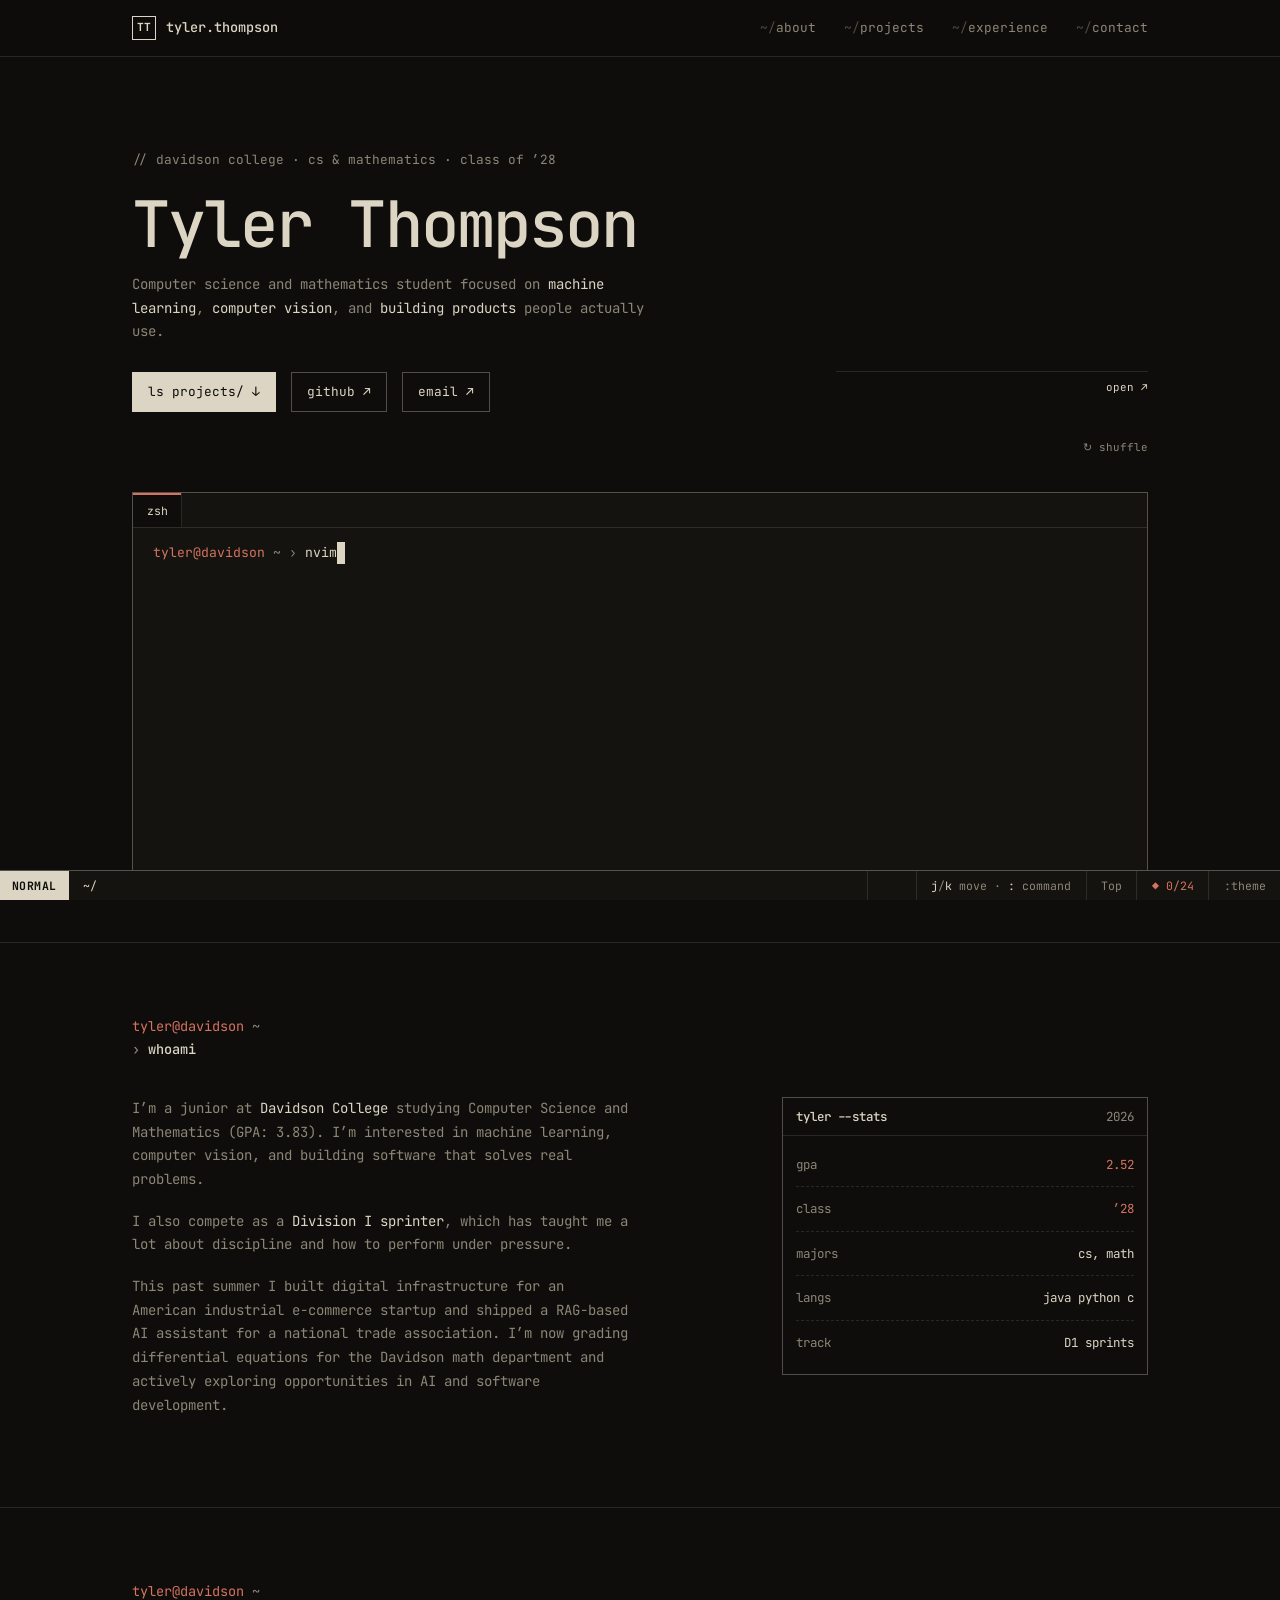
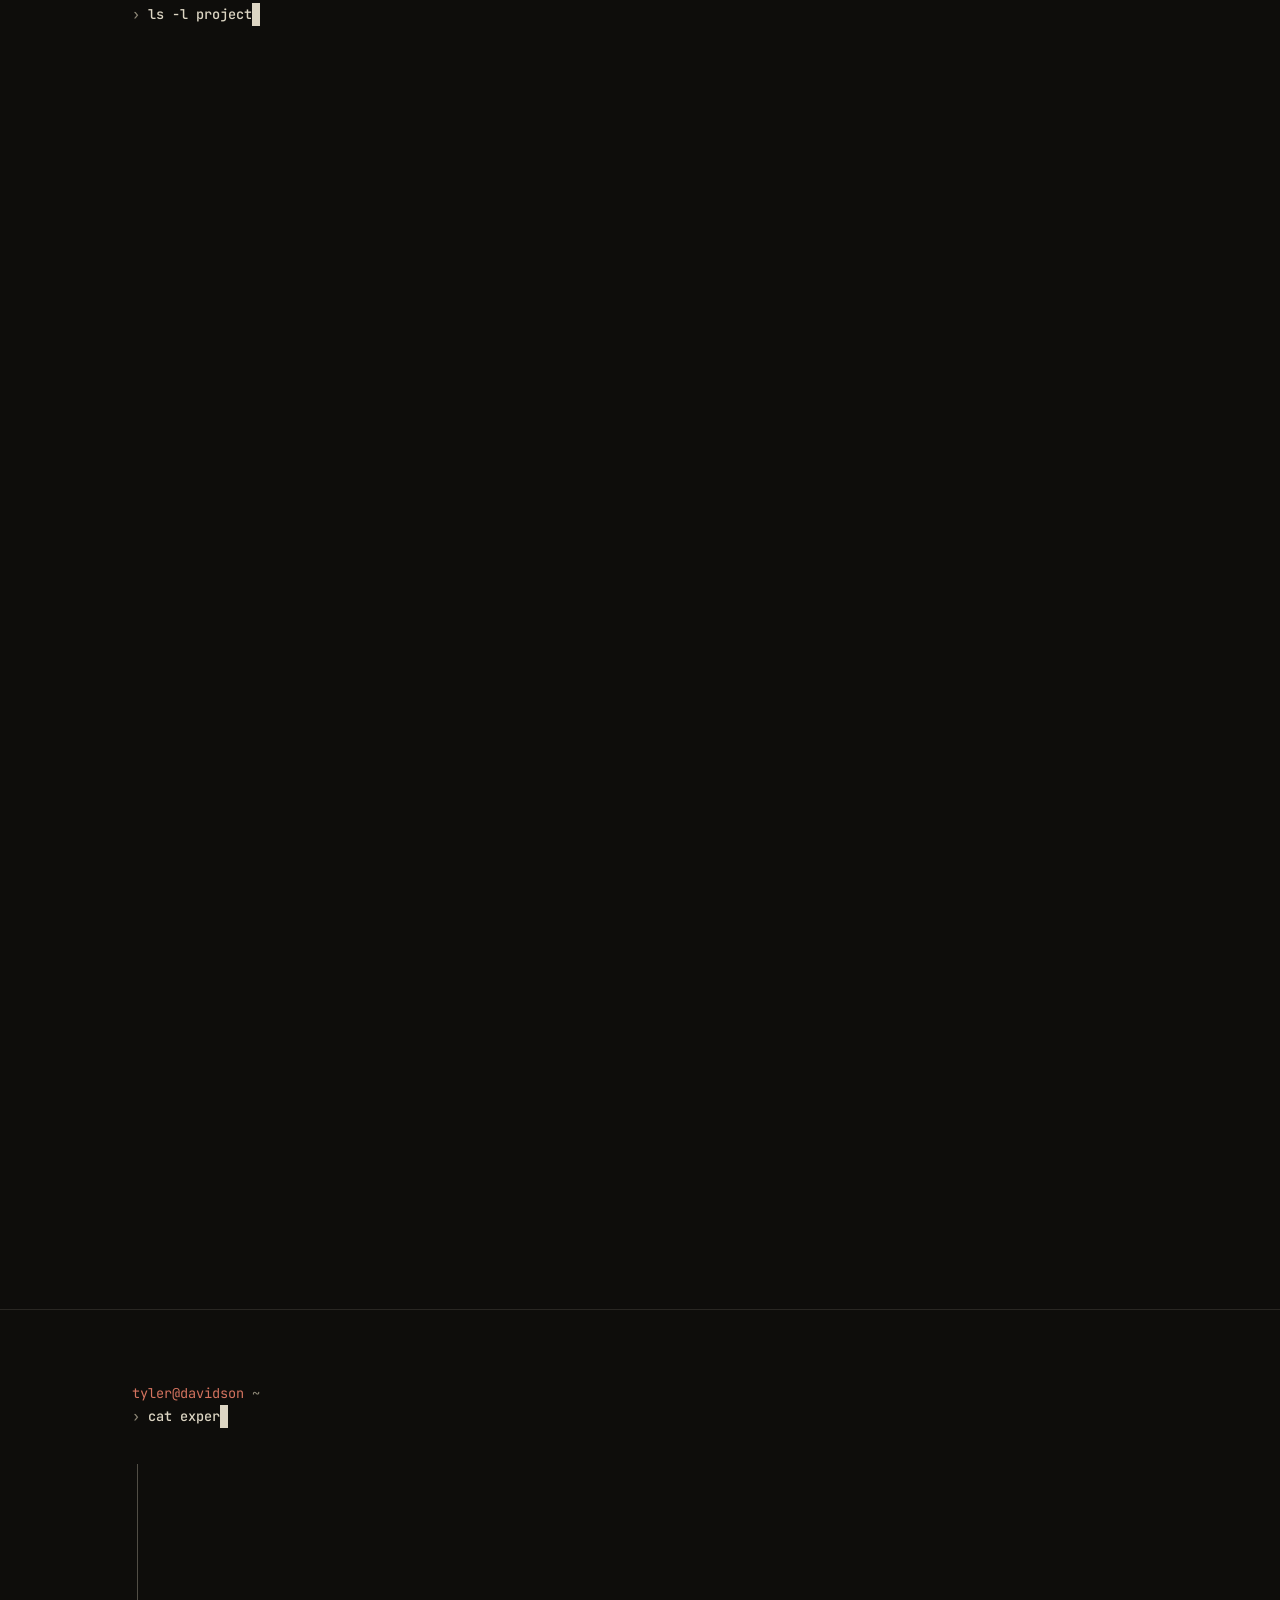
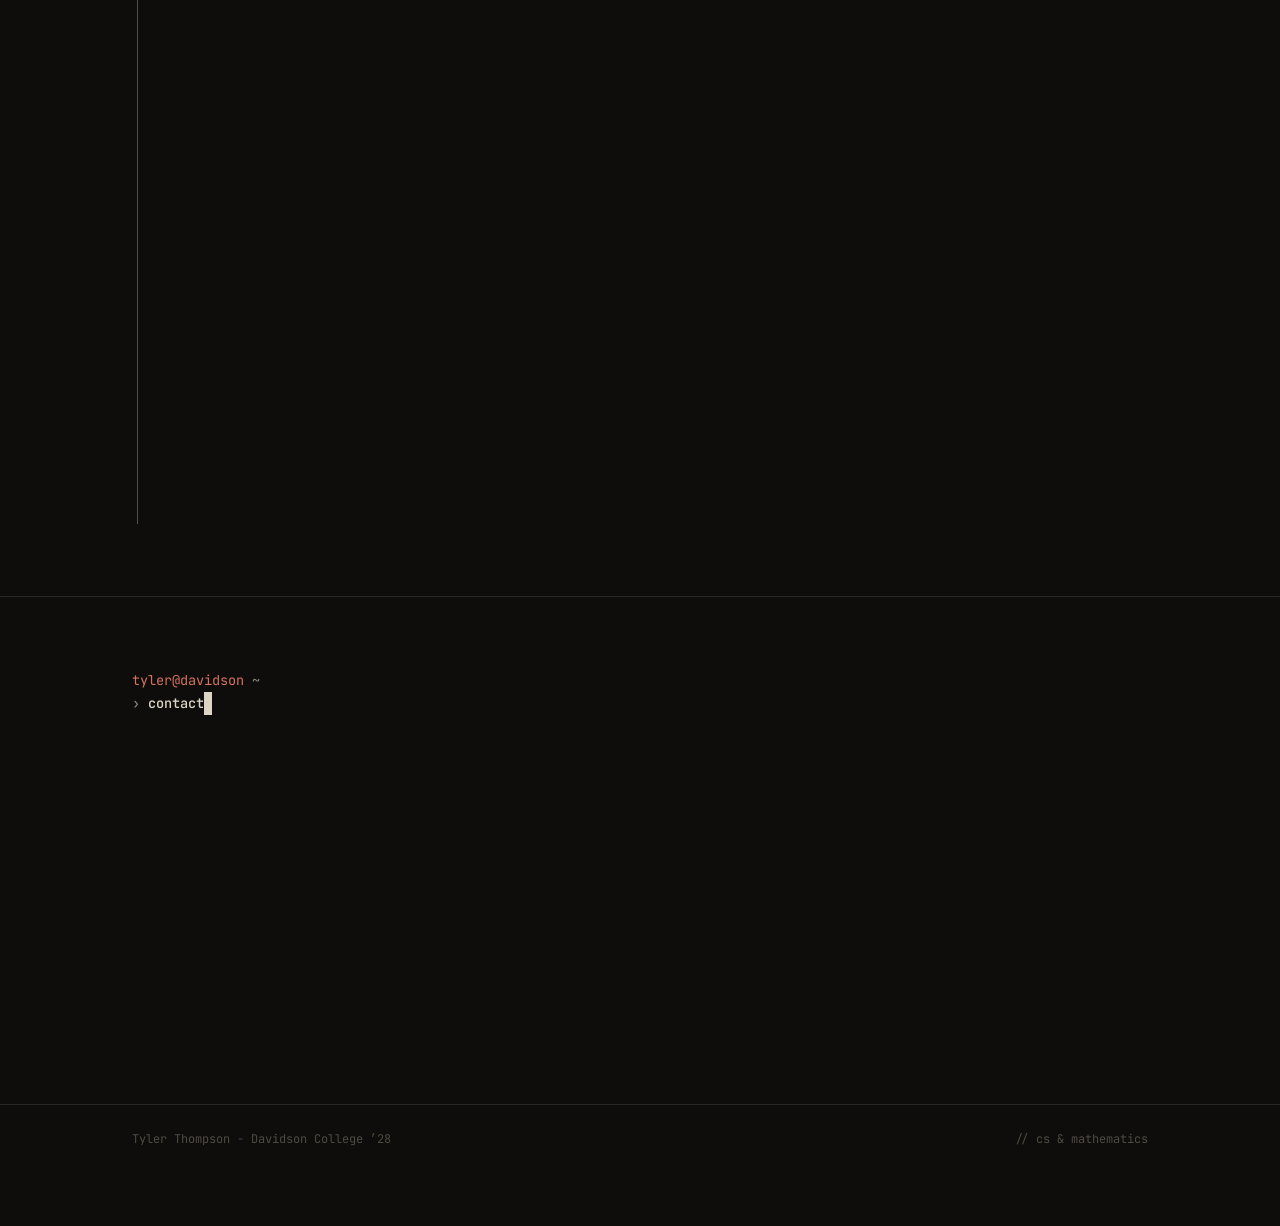
<file: index.html>
<!DOCTYPE html>
<html lang="en">
<head>
<meta charset="UTF-8">
<meta name="viewport" content="width=device-width, initial-scale=1.0">
<title>Tyler Thompson</title>
<meta name="description" content="Tyler Thompson — CS & Mathematics at Davidson College. Machine learning, computer vision, and building products.">
<link rel="preconnect" href="https://fonts.googleapis.com">
<link rel="preconnect" href="https://fonts.gstatic.com" crossorigin>
<link href="https://fonts.googleapis.com/css2?family=JetBrains+Mono:ital,wght@0,300;0,400;0,500;0,700;1,400&display=swap" rel="stylesheet">
<script>
  document.documentElement.classList.add('js');
  // apply saved theme before paint to avoid a flash
  try { const t = localStorage.getItem('theme'); if (t) document.documentElement.dataset.theme = t; } catch (e) {}
</script>
<link rel="stylesheet" href="site.css">
<style>

  /* HERO */
  .hero { padding: 3rem 0 3.5rem; }
  .hero-top {
    display: grid; grid-template-columns: 1fr auto;
    gap: 2rem; align-items: center;
    margin-bottom: 2.25rem;
  }
  .hero-comment { color: var(--muted); font-size: 0.8rem; margin-bottom: 1.25rem; }
  .hero h1 {
    font-size: clamp(2.2rem, 6vw, 4rem);
    font-weight: 500;
    line-height: 1.05;
    letter-spacing: -0.03em;
    margin-bottom: 0.9rem;
    white-space: nowrap;
  }
  .hero h1 .cursor {
    display: inline-block; width: 0.55em; height: 0.9em;
    background: var(--accent); vertical-align: -0.05em; margin-left: 0.08em;
  }
  .hero h1 .cursor.gone { display: none; }
  .hero-sub { color: var(--muted); max-width: 520px; margin-bottom: 1.75rem; }
  .hero-sub b { color: var(--fg); font-weight: 400; }

  /* ASCII SCENE */
  .scene { margin: 0; width: max-content; user-select: none; }
  .scene pre {
    font-family: var(--mono);
    font-size: 10px; line-height: 10px; letter-spacing: 0;
    font-variant-ligatures: none;
    color: var(--faint);
    width: 52ch; height: 260px;
    cursor: crosshair;
  }
  .scene pre b { font-weight: 400; color: var(--muted); }
  .scene pre i { font-style: normal; color: var(--fg); }
  .scene pre u { text-decoration: none; color: var(--accent); }
  /* the caption never widens the figure: the ASCII grid alone sets its width */
  .scene figcaption {
    width: 0; min-width: 100%;
    border-top: 1px solid var(--rule); padding-top: 0.4rem; margin-top: 0.4rem;
    font-size: 0.68rem; color: var(--muted); line-height: 1.6;
  }
  .scene .cap-top { display: flex; justify-content: space-between; gap: 1rem; }
  .scene #cap-title { color: var(--accent); }
  .scene #cap-link { color: var(--fg); text-decoration: none; white-space: nowrap; }
  .scene #cap-link:hover { color: var(--accent); }
  .scene #cap-desc { margin: 0.15rem 0 0.35rem; color: var(--muted); height: 3.2em; overflow: hidden; }
  .scene .cap-bot { display: flex; justify-content: space-between; gap: 1rem; }
  .scene #cap-read { flex: 1; min-width: 0; color: var(--faint); white-space: pre; min-height: 1.6em; overflow: hidden; text-overflow: ellipsis; }
  .scene #cap-shuffle {
    font: inherit; color: var(--muted); background: none; border: 0; padding: 0;
    cursor: pointer; white-space: nowrap;
  }
  .scene #cap-shuffle:hover { color: var(--accent); }

  /* EDITOR */
  .editor {
    border: 1px solid var(--rule-strong);
    background: var(--panel);
    font-size: 0.82rem;
    line-height: 1.65;
  }
  .editor-tabs {
    display: flex; overflow-x: auto; scrollbar-width: none;
    border-bottom: 1px solid var(--rule);
    font-size: 0.72rem; color: var(--muted);
  }
  .editor-tabs::-webkit-scrollbar { display: none; }
  .tab {
    font: inherit; color: var(--muted); background: none; border: 0;
    border-right: 1px solid var(--rule);
    padding: 0.45rem 0.85rem; white-space: nowrap; cursor: pointer;
    transition: color 0.15s;
  }
  .tab .ix { color: var(--faint); margin-right: 0.45rem; }
  .tab:hover { color: var(--fg); }
  .tab.active { color: var(--fg); background: var(--bg); box-shadow: inset 0 2px 0 var(--accent); }
  .tab.active .ix { color: var(--accent); }
  .editor-body { padding: 0.9rem 0; overflow-x: auto; min-height: calc(13 * 1.65em + 1.8rem); }
  .ln { display: flex; white-space: pre; }
  .ln .n { width: 3.5rem; flex: none; text-align: right; padding-right: 1.25rem; color: var(--faint); user-select: none; }
  .ln.cur { background: var(--sel); }
  .ln.cur .n { color: var(--fg); }
  .ln.hidden { visibility: hidden; }
  .ln.shell { padding-left: 1.25rem; }
  .ln.shell .who { color: var(--accent); }
  .ln.shell .path { color: var(--muted); }
  .c { color: var(--faint); font-style: italic; }
  .k { color: var(--kw); }
  .s { color: var(--str); }
  .d { color: var(--accent); }
  .statusline {
    display: flex; align-items: center; gap: 0.9rem;
    border-top: 1px solid var(--rule);
    font-size: 0.72rem; color: var(--muted);
  }
  .statusline.off { visibility: hidden; }
  .statusline .grow { flex: 1; overflow: hidden; text-overflow: ellipsis; white-space: nowrap; }
  .statusline .pos { padding-right: 0.9rem; }
  .cmdline { font-size: 0.72rem; color: var(--muted); padding: 0.2rem 0.6rem; min-height: 1.9em; white-space: pre; overflow: hidden; }


  /* EASTER EGGS (eggs.js) */
  .egg-gone > *:not(.bar):not(.egg) { visibility: hidden; }
  .egg-full { position: fixed; inset: 0; width: 100vw; height: 100vh; z-index: 55; pointer-events: none; }
  .egg-sprint {
    position: fixed; inset: 0; z-index: 55; background: var(--bg);
    opacity: 0; transition: opacity 0.3s; overflow: hidden;
  }
  .egg-sprint.on { opacity: 1; }
  .egg-sprint.bang { background: var(--fg); transition: none; }
  .egg-sprint pre { position: absolute; left: 0; top: 0; font-size: 9px; line-height: 10px; color: var(--faint); font-variant-ligatures: none; }
  .egg-sprint .t1 { color: var(--muted); }
  .egg-sprint .t2 { color: var(--fg); }
  .egg-sprint .t3 { color: var(--accent); font-weight: 700; }
  .egg-sprint .t4 { color: var(--accent); opacity: 0.55; }
  .egg-sprint .egg-head { position: absolute; left: 2rem; top: 1.25rem; font-size: 0.75rem; color: var(--muted); letter-spacing: 0.12em; }
  .egg-sprint .egg-infield { position: absolute; transform: translate(-50%, -50%); text-align: center; }
  .egg-sprint .egg-call {
    font-size: clamp(1.3rem, 5vw, 3.2rem); font-weight: 500; letter-spacing: -0.02em; line-height: 1.1;
    color: var(--fg); font-variant-numeric: tabular-nums; white-space: nowrap;
  }
  .egg-sprint .egg-call.done { color: var(--accent); }
  .egg-sprint .egg-call.pop { animation: egg-pop 0.35s ease-out; }
  .egg-sprint .egg-sub { margin-top: 0.4rem; min-height: 1.4em; font-size: 0.75rem; color: var(--muted); letter-spacing: 0.1em; }
  .egg-sprint .egg-splits { display: flex; justify-content: center; gap: 1.25rem; flex-wrap: wrap; font-size: 0.72rem; color: var(--faint); }
  .egg-sprint .egg-splits b { color: var(--fg); font-weight: 400; }
  @keyframes egg-pop { from { transform: scale(1.25); opacity: 0; } to { transform: none; opacity: 1; } }
  html.egg-crt, html.egg-crt body { background: #000; }
  html.egg-crt body > :not(.bar):not(.egg):not(script) { background: var(--bg); }
  html.egg-crt .bar, html.egg-dark body > :not(.egg) { visibility: hidden; }
  .egg-tv { position: fixed; inset: 0; z-index: 2000; pointer-events: none; display: grid; place-items: center; }
  .egg-tv .egg-line {
    position: absolute; left: 0; right: 0; top: 50%; height: 3px; margin-top: -1px; opacity: 0;
    background: #fff; box-shadow: 0 0 12px 3px rgba(255,255,255,0.8), 0 0 40px 8px rgba(212,115,95,0.5);
  }
  .egg-tv .egg-msg { color: #dcd5c3; font-family: var(--mono); font-size: 0.95rem; }
  .egg-sprint .egg-note {
    position: absolute; left: 0; right: 0; bottom: 3rem; text-align: center;
    font-size: clamp(0.9rem, 2.4vw, 1.25rem); color: var(--fg);
  }
  .egg-sprint .egg-note.pop { animation: egg-pop 0.35s ease-out; }
  .egg-bj .egg-win { width: min(560px, 100%); }
  .egg-bj .egg-out { line-height: 1.25; font-variant-ligatures: none; }
  .egg-bj .suit { display: inline-block; width: 1ch; text-align: center; }
  .egg-bj .red { color: var(--accent); }
  .egg-bj b { color: var(--accent); font-weight: 500; }
  .egg-bj .egg-acts button { font: inherit; color: var(--fg); background: none; border: 1px solid var(--rule-strong); padding: 0.1rem 0.5rem; margin: 0.5rem 0.4rem 0 0; cursor: pointer; }
  .egg-bj .egg-acts button:hover { border-color: var(--accent); color: var(--accent); }
  .egg-hire {
    position: fixed; inset: 0; z-index: 55; display: grid; place-items: center; padding: 16px;
    background: color-mix(in srgb, var(--bg) 70%, transparent); backdrop-filter: blur(3px);
    opacity: 0; transition: opacity 0.25s;
  }
  .egg-hire.on { opacity: 1; }
  .egg-hire .egg-win { width: min(660px, 100%); max-height: calc(100vh - 80px); overflow: auto; background: var(--panel); border: 1px solid var(--rule-strong); }
  .egg-hire .egg-title { display: flex; justify-content: space-between; padding: 0.45rem 0.85rem; border-bottom: 1px solid var(--rule); font-size: 0.72rem; color: var(--muted); }
  .egg-hire .egg-title button { font: inherit; color: var(--muted); background: none; border: 0; cursor: pointer; }
  .egg-hire .egg-title button:hover { color: var(--accent); }
  .egg-hire .egg-out { padding: 0.9rem 1rem 1rem; font-size: 0.78rem; line-height: 1.65; color: var(--fg); white-space: pre-wrap; }
  .egg-hire .m { color: var(--accent); }
  .egg-hire .h { color: var(--kw); }
  .egg-hire .dim { color: var(--faint); }
  .egg-hire a { color: var(--accent); }

  .bar #bar-main { cursor: text; overflow: hidden; }
  .bar #bar-main .msg { min-width: 0; overflow: hidden; text-overflow: ellipsis; white-space: nowrap; }
  .bar #egg-count { color: var(--accent); }
  .bar #egg-count.all { color: var(--kw); }
  .bar #egg-count.pulse { animation: egg-pulse 0.9s ease-out; }
  @keyframes egg-pulse { 0% { background: var(--accent); color: var(--bg); } 100% { background: transparent; } }
  .egg-panel {
    position: fixed; right: 8px; bottom: 38px; z-index: 61; width: min(440px, calc(100vw - 16px));
    background: var(--panel); border: 1px solid var(--rule-strong); font-size: 0.75rem;
    box-shadow: 0 12px 40px rgba(0,0,0,0.35); animation: egg-pop-up 0.18s ease-out;
    max-height: calc(100vh - 56px); overflow-y: auto;
  }
  @keyframes egg-pop-up { from { opacity: 0; transform: translateY(6px); } }
  .egg-panel .egg-ph { display: flex; justify-content: space-between; padding: 0.5rem 0.8rem; border-bottom: 1px solid var(--rule); color: var(--muted); }
  .egg-panel .egg-ph b { color: var(--accent); font-weight: 500; }
  .egg-panel .egg-ph button { font: inherit; color: var(--muted); background: none; border: 0; cursor: pointer; }
  .egg-panel .egg-row {
    display: grid; grid-template-columns: 9.5rem 1fr auto; gap: 0.8rem; align-items: baseline; width: 100%;
    font: inherit; text-align: left; color: var(--muted); background: none; border: 0; border-bottom: 1px dashed var(--rule);
    padding: 0.55rem 0.8rem; cursor: pointer;
  }
  .egg-panel .egg-row:hover { background: var(--sel); }
  .egg-panel .egg-cmd { color: var(--faint); white-space: nowrap; }
  .egg-panel .got .egg-cmd { color: var(--accent); }
  .egg-panel .egg-what { color: var(--muted); }
  .egg-panel .got .egg-what { color: var(--fg); }
  .egg-panel .egg-go { color: var(--faint); white-space: nowrap; }
  .egg-panel .egg-row:hover .egg-go { color: var(--accent); }
  .egg-panel .egg-clue { grid-column: 1 / 3; }
  .egg-panel .egg-pf { padding: 0.5rem 0.8rem; color: var(--faint); }
  .egg-panel kbd { font: inherit; color: var(--fg); }
  @media (max-width: 480px) { .egg-panel .egg-row { grid-template-columns: 1fr auto; } .egg-panel .egg-cmd { grid-column: 1 / -1; } .egg-panel .egg-clue { grid-column: 1; } }

  /* vim eggs: :%s, dd/p, :vsplit, :git blame, :set nu, :syntax off, :earlier, :!, 4942, visual mode */
  mark.egg-sub { color: inherit; background: var(--sel); outline: 1px solid var(--accent); outline-offset: 1px; border-radius: 1px; transition: background 0.6s, outline-color 0.6s; }
  mark.egg-sub.flip { background: var(--accent); color: var(--bg); animation: egg-flip 0.35s ease-out; }
  mark.egg-sub.done { background: transparent; color: inherit; outline-color: transparent; }
  @keyframes egg-flip { from { transform: rotateX(90deg); display: inline-block; } to { transform: none; } }
  .egg-put { box-shadow: inset 3px 0 0 var(--accent); }

  .egg-split { position: fixed; inset: 0; z-index: 70; display: flex; background: var(--rule-strong); opacity: 0; transform: scale(0.985); transition: opacity 0.22s, transform 0.22s; }
  .egg-split.on { opacity: 1; transform: none; }
  .egg-split.h { flex-direction: column; }
  .egg-split iframe { flex: 1; min-width: 0; min-height: 0; border: 0; background: var(--bg); }
  .egg-split > i { flex: none; width: 1px; background: var(--rule-strong); }
  .egg-split.h > i { width: auto; height: 1px; }
  .egg-split .egg-split-x {
    position: absolute; left: 50%; bottom: 38px; transform: translateX(-50%); z-index: 1; font: 0.72rem var(--mono); color: var(--muted);
    background: var(--panel); border: 1px solid var(--rule-strong); padding: 0.15rem 0.5rem; cursor: pointer;
  }
  .egg-split .egg-split-x:hover { color: var(--accent); border-color: var(--accent); }
  html.egg-pane .bar .hint { display: none; }

  html.egg-blame-wide body { padding-left: 350px; }
  .egg-blame-col { position: absolute; left: 0; top: 0; width: 342px; border-right: 1px solid var(--rule-strong); background: var(--panel); z-index: 40; animation: egg-fade 0.3s; }
  .egg-blame-ln, .egg-blame-in { font: 400 0.66rem/1.6 var(--mono); color: var(--faint); white-space: nowrap; overflow: hidden; text-overflow: ellipsis; letter-spacing: 0; text-align: left; }
  .egg-blame-ln { position: absolute; left: 12px; right: 10px; }
  .egg-blame-in { display: block; width: 0; min-width: 100%; margin-bottom: 0.25rem; font-style: normal; text-transform: none; }
  .egg-blame-ln b, .egg-blame-in b { color: var(--accent); font-weight: 400; }
  .egg-blame-ln q, .egg-blame-in q { color: var(--muted); quotes: none; }
  @keyframes egg-fade { from { opacity: 0; } }

  html.egg-nu-pad body { padding-left: 2.6rem; }
  .egg-nu-layer { position: absolute; left: 0; top: 0; width: 0; z-index: 40; pointer-events: none; }
  .egg-nu-layer span { position: absolute; width: 4ch; text-align: right; font: 400 0.7rem var(--mono); color: var(--faint); font-variant-numeric: tabular-nums; }
  .egg-nu-layer span.cur { color: var(--kw); font-weight: 700; }

  html.egg-nosyn :is(nav, main, footer) :is(*, *::before, *::after) {
    color: var(--fg) !important; font-weight: 400 !important; font-style: normal !important;
    text-decoration: none !important; text-shadow: none !important; box-shadow: none !important;
  }
  html.egg-nosyn :is(nav, main, footer) :is(.btn, .brand-mark, .tab.active, .ln.cur, .mode) { background: transparent !important; }
  html.egg-nosyn .hero h1 .cursor, html.egg-nosyn .caret { background: var(--fg) !important; }

  .egg-warp { position: fixed; inset: 0; z-index: 80; display: grid; place-items: center; background: #000; pointer-events: none; }
  .egg-warp b {
    font: 500 clamp(4rem, 18vw, 12rem) var(--mono); color: #fff; letter-spacing: -0.04em; font-variant-numeric: tabular-nums;
    text-shadow: 3px 0 #d4735f, -3px 0 #4fb3c9; animation: egg-jitter 0.08s steps(2) infinite;
  }
  @keyframes egg-jitter { 50% { transform: translate(2px, -1px) skewX(-2deg); opacity: 0.85; } }

  .egg-retro {
    position: fixed; left: 0; right: 0; top: 0; bottom: 30px; z-index: 58; overflow: auto; overscroll-behavior: contain;
    padding: 2.6rem 12px 2rem; opacity: 0; transition: opacity 0.2s;
    background: #000033 radial-gradient(#fff 1px, transparent 1.5px) 0 0 / 46px 46px;
    font: 16px/1.35 'Times New Roman', Times, serif; color: #000;
  }
  .egg-retro.on { opacity: 1; }
  .egg-retro .r-tm { position: fixed; top: 0; left: 0; right: 0; z-index: 1; padding: 0.4rem 0.8rem; font: 0.72rem var(--mono); color: #dcd5c3; background: #000; border-bottom: 1px solid #333; }
  .egg-retro .r-tm b { color: #d4735f; font-weight: 400; }
  .egg-retro .r-page { max-width: 760px; margin: 0 auto; background: #c0c0c0; border: 3px outset #fff; }
  .egg-retro .r-marquee { overflow: hidden; white-space: nowrap; background: #000080; color: #ffff00; font: bold 15px 'Comic Sans MS', 'Comic Sans', cursive; padding: 4px 0; }
  .egg-retro .r-marquee span { display: inline-block; padding-left: 100%; animation: r-scroll 14s linear infinite; }
  @keyframes r-scroll { to { transform: translateX(-100%); } }
  .egg-retro .r-tbl { width: 100%; border-collapse: separate; border-spacing: 6px; }
  .egg-retro td { vertical-align: top; }
  .egg-retro .r-side { width: 170px; background: #008080; color: #fff; padding: 8px; border: 2px inset #fff; font-family: 'Comic Sans MS', 'Comic Sans', cursive; font-size: 14px; }
  .egg-retro .r-side a { color: #ffff00; }
  .egg-retro .r-side p { margin-bottom: 10px; }
  .egg-retro .r-ring { border: 2px ridge #fff; padding: 6px; margin: 10px 0; text-align: center; font-size: 12px; }
  .egg-retro .r-main { background: #fff; padding: 12px 16px; border: 2px inset #fff; }
  .egg-retro .r-main a { color: #0000ee; }
  .egg-retro h1.r-rainbow {
    font: bold 42px 'Comic Sans MS', 'Comic Sans', cursive; text-align: center; margin: 4px 0 8px;
    background: linear-gradient(90deg, red, orange, #ff0, lime, cyan, blue, violet); -webkit-background-clip: text; background-clip: text; color: transparent;
  }
  .egg-retro .r-uc { text-align: center; font: bold 15px Arial, sans-serif; color: #000; padding: 4px; margin: 0 auto 6px; max-width: 360px;
    background: repeating-linear-gradient(45deg, #ffcc00 0 12px, #000 12px 24px); }
  .egg-retro .r-uc { color: #fff; text-shadow: 1px 1px 0 #000, -1px -1px 0 #000; }
  .egg-retro .r-hr { border: 0; height: 4px; margin: 12px 0; background: linear-gradient(90deg, red, orange, #ff0, lime, cyan, blue, violet); }
  .egg-retro h2 { font: bold 22px 'Times New Roman', serif; color: #800080; margin: 14px 0 6px; text-decoration: underline; }
  .egg-retro ul { margin: 0 0 8px 24px; }
  .egg-retro p { margin-bottom: 8px; }
  .egg-retro .r-new { color: red; font: bold 14px Arial, sans-serif; animation: r-blink 0.9s steps(1) infinite; text-decoration: none; display: inline-block; }
  @keyframes r-blink { 50% { visibility: hidden; } }
  .egg-retro .r-counter { text-align: center; }
  .egg-retro .r-counter span { font: bold 18px 'Courier New', monospace; color: #0f0; background: #000; padding: 1px 6px; letter-spacing: 3px; border: 2px inset #888; }
  .egg-retro .r-small { font-size: 11px; color: #444; text-align: center; }
  .egg-retro .r-side .r-small { color: #cff; }
  @media (max-width: 560px) { .egg-retro .r-tbl, .egg-retro .r-tbl tbody, .egg-retro .r-tbl tr, .egg-retro .r-tbl td { display: block; width: auto; } .egg-retro h1.r-rainbow { font-size: 32px; } }

  .egg-term {
    position: fixed; left: 0; right: 0; bottom: 30px; z-index: 59; max-height: min(70vh, 560px); overflow: auto;
    background: var(--bg); border-top: 1px solid var(--rule-strong); padding: 0.6rem 1rem 0.5rem;
    font-size: 0.78rem; line-height: 1.55; color: var(--fg); animation: egg-pop-up 0.15s ease-out;
  }
  .egg-term pre { font: inherit; white-space: pre-wrap; margin: 0.3rem 0; }
  .egg-term .egg-term-cmd { color: var(--muted); }
  .egg-term .d { color: var(--accent); }
  .egg-term .h { color: var(--kw); }
  .egg-term .dim, .egg-term .egg-term-dim { color: var(--faint); }
  .egg-term .egg-term-more { color: var(--str); margin-top: 0.3rem; }

  .bar .egg-lap { position: relative; flex: 1; height: 100%; margin-right: 0.8rem; }
  .bar .egg-lap i { position: absolute; left: 0; right: 0; top: 50%; border-top: 1px dashed var(--rule-strong); }
  .bar .egg-lap-man { position: absolute; top: 50%; font-size: 1rem; line-height: 1; transform: translateY(-55%) scaleX(-1); animation: egg-bob 0.22s ease-in-out infinite alternate; }
  @keyframes egg-bob { to { transform: translateY(-75%) scaleX(-1); } }
  .bar .egg-lap-clock { color: var(--fg); font-variant-numeric: tabular-nums; min-width: 5ch; text-align: right; }
  .bar .egg-lap-clock.done { color: var(--accent); font-weight: 700; animation: egg-pop 0.35s ease-out; }
  .egg-confetti {
    position: fixed; bottom: 28px; z-index: 65; pointer-events: none; color: var(--accent); font-size: 0.8rem;
    animation: egg-burst 1.3s cubic-bezier(.2,.7,.4,1) both;
  }
  @keyframes egg-burst { to { transform: translate(var(--dx), var(--dy)) rotate(var(--r)); opacity: 0; } }

  .bar.visual .mode { background: var(--kw); }

  /* SECTIONS */
  section.block { padding: 4.5rem 0; border-top: 1px solid var(--rule); }

  /* ABOUT */
  /* 5 rows spaced to fill the same height the box had with 7 */
  #about .readout .row { padding: 0.7rem 0; }
  .about-grid { display: grid; grid-template-columns: 1.6fr 1fr; gap: 4rem; align-items: start; }
  .about-text p { color: var(--muted); margin-bottom: 1.1rem; max-width: 62ch; }
  .about-text p b { color: var(--fg); font-weight: 400; }


  /* PROJECTS */
  .projects-grid {
    display: grid;
    grid-template-columns: repeat(auto-fill, minmax(310px, 1fr));
    gap: 1.25rem;
  }
  .card {
    display: flex; flex-direction: column;
    border: 1px solid var(--rule-strong);
    text-decoration: none;
    transition: border-color 0.15s, background 0.15s;
  }
  .card-head {
    display: flex; justify-content: space-between; align-items: center;
    padding: 0.5rem 0.9rem;
    border-bottom: 1px solid var(--rule);
    font-size: 0.75rem; color: var(--muted);
  }
  .card-head .num { color: var(--accent); margin-right: 0.6rem; }
  .card-head .go { transition: transform 0.15s, color 0.15s; }
  .card-body { padding: 1.1rem 0.9rem 1.2rem; display: flex; flex-direction: column; flex: 1; }
  .card h3 { font-size: 1rem; font-weight: 500; margin-bottom: 0.6rem; letter-spacing: -0.01em; }
  .card p { color: var(--muted); font-size: 0.8rem; line-height: 1.7; flex: 1; margin-bottom: 1.1rem; }
  .card:hover { border-color: var(--fg); background: var(--panel); }
  .card:hover .card-head .dir { color: var(--fg); }
  .card:hover .go { color: var(--accent); transform: translate(2px, -2px); }
  .card:hover .tags { color: var(--fg); }

  /* EXPERIENCE */

  /* CONTACT */
  .contact-lead { font-size: clamp(1.5rem, 3.5vw, 2.25rem); font-weight: 500; letter-spacing: -0.02em; margin-bottom: 0.5rem; }
  .contact-lead em { font-style: normal; color: var(--accent); }
  .contact-sub { color: var(--muted); margin-bottom: 2rem; }
  .contact-table { display: grid; grid-template-columns: max-content 1fr; gap: 0.5rem 2rem; font-size: 0.85rem; max-width: 560px; }
  .contact-table dt { color: var(--muted); }
  .contact-table a { text-decoration: none; border-bottom: 1px solid var(--rule-strong); transition: color 0.15s, border-color 0.15s; }
  .contact-table a:hover { color: var(--accent); border-color: var(--accent); }
  .tail { margin-top: 3rem; font-size: 0.85rem; }
  .tail .who { color: var(--accent); }
  .tail .path { color: var(--muted); }
  .tail .caret { height: 1.1em; vertical-align: -0.2em; }



  @media (max-width: 900px) {
    .hero-top { grid-template-columns: 1fr; }
    .scene { justify-self: center; }
  }
  @media (max-width: 820px) {
    .hero { padding: 2.5rem 0 3rem; }
    .hero h1 { white-space: normal; }
    .scene pre { font-size: 7px; line-height: 7px; height: 182px; }
    .scene #cap-desc { height: 4.8em; }
    .about-grid { grid-template-columns: 1fr; gap: 2.5rem; }
    .projects-grid { grid-template-columns: 1fr; }
    .editor { font-size: 0.72rem; }
    .ln .n { width: 2.4rem; padding-right: 0.8rem; }
  }
</style>
</head>
<body>

<nav>
  <div class="wrap">
    <a href="#top" class="brand" aria-label="Tyler Thompson, back to top">
      <span class="brand-mark">TT</span><span class="brand-name">tyler.thompson</span>
    </a>
    <ul class="nav-links">
      <li><a href="#about">about</a></li>
      <li><a href="#projects">projects</a></li>
      <li><a href="#experience">experience</a></li>
      <li><a href="#contact">contact</a></li>
    </ul>
  </div>
</nav>

<main id="top">

<!-- HERO -->
<header class="hero">
  <div class="wrap">
    <div class="hero-top">
      <div>
        <p class="hero-comment">// davidson college &middot; cs &amp; mathematics &middot; class of &rsquo;28</p>
        <h1 aria-label="Tyler Thompson"><span id="name" aria-hidden="true">Tyler Thompson</span><span class="cursor" id="name-cursor" aria-hidden="true"></span></h1>
        <p class="hero-sub">Computer science and mathematics student focused on <b>machine learning</b>, <b>computer vision</b>, and <b>building products</b> people actually use.</p>
        <div class="hero-actions">
          <a href="#projects" class="btn primary">ls projects/ &darr;</a>
          <a href="https://github.com/tylerthompson17" target="_blank" rel="noopener" class="btn">github &nearr;</a>
          <a href="mailto:tythompson@davidson.edu" class="btn">email &nearr;</a>
        </div>
      </div>
      <figure class="scene">
        <pre id="scene" aria-hidden="true"></pre>
        <figcaption>
          <div class="cap-top"><span id="cap-title"></span><a id="cap-link" href="#about">open &nearr;</a></div>
          <p id="cap-desc"></p>
          <div class="cap-bot"><span id="cap-read" aria-hidden="true"></span><button type="button" id="cap-shuffle" aria-label="Show another scene">&#x21bb; shuffle</button></div>
        </figcaption>
      </figure>
    </div>

    <div class="editor" role="region" aria-label="Code editor">
      <div class="editor-tabs" id="ed-tabs"></div>
      <div class="editor-body" id="editor-body" aria-hidden="true"></div>
      <div class="statusline" id="ed-status" aria-hidden="true">
        <span class="mode">NORMAL</span>
        <span class="grow" id="ed-path"></span>
        <span id="ed-lang"></span>
        <span class="pos" id="ed-pos"></span>
      </div>
      <div class="cmdline" id="ed-cmd" aria-hidden="true"></div>
    </div>
  </div>
</header>

<!-- ABOUT -->
<section class="block" id="about">
  <div class="wrap">
    <div class="prompt"><span class="who">tyler@davidson</span> <span class="path">~</span><span class="cmd">whoami</span></div>
    <div class="about-grid out">
      <div class="about-text">
        <p>I&rsquo;m a junior at <b>Davidson College</b> studying Computer Science and Mathematics (GPA: 3.83). I&rsquo;m interested in machine learning, computer vision, and building software that solves real problems.</p>
        <p>I also compete as a <b>Division I sprinter</b>, which has taught me a lot about discipline and how to perform under pressure.</p>
        <p>This past summer I built digital infrastructure for an American industrial e-commerce startup and shipped a RAG-based AI assistant for a national trade association. I&rsquo;m now grading differential equations for the Davidson math department and actively exploring opportunities in AI and software development.</p>
      </div>
      <aside class="readout" aria-label="Quick facts">
        <div class="readout-head"><span>tyler --stats</span><span>2026</span></div>
        <dl>
          <div class="row"><dt>gpa</dt><dd data-count="3.83" data-decimals="2">3.83</dd></div>
          <div class="row"><dt>class</dt><dd>&rsquo;28</dd></div>
          <div class="row"><dt>majors</dt><dd class="plain">cs, math</dd></div>
          <div class="row"><dt>langs</dt><dd class="plain">java python c</dd></div>
          <div class="row"><dt>track</dt><dd class="plain">D1 sprints</dd></div>
        </dl>
      </aside>
    </div>
  </div>
</section>

<!-- PROJECTS -->
<section class="block" id="projects">
  <div class="wrap">
    <div class="prompt"><span class="who">tyler@davidson</span> <span class="path">~</span><span class="cmd">ls -l projects/</span></div>
    <div class="projects-grid stagger">

      <a class="card" href="https://askhmma.naamm.org" target="_blank" rel="noopener">
        <div class="card-head"><span><span class="num">01</span><span class="dir">hmma-direct/</span></span><span class="go">&nearr;</span></div>
        <div class="card-body">
          <h3>HMMA Direct</h3>
          <p>RAG-based AI assistant for the National Association of Architectural Metal Manufacturers&rsquo; technical library. Built the full ingestion pipeline - document chunking, Voyage AI embeddings, Supabase/pgvector retrieval - plus a Next.js front end on Vercel, hallucination-prevention safeguards, and a lead-capture flow. Sold under a signed MSA and delivered in production.</p>
          <div class="tags"><span>next.js</span><span>rag</span><span>supabase/pgvector</span><span>voyage-ai</span></div>
        </div>
      </a>

      <a class="card" href="https://github.com/tylerthompson17/Image-Processing-Blackjack-Card-Counting-Project-Public" target="_blank" rel="noopener">
        <div class="card-head"><span><span class="num">02</span><span class="dir">blackjack-vision/</span></span><span class="go">&nearr;</span></div>
        <div class="card-body">
          <h3>Blackjack Card Detection System</h3>
          <p>Full image processing pipeline to detect and classify playing cards using Canny edge detection, contour detection, and perspective transforms. Includes a Hi-Lo card counting algorithm for optimal player decisions. Presented at departmental symposium.</p>
          <div class="tags"><span>python</span><span>opencv</span><span>pil</span><span>computer-vision</span></div>
        </div>
      </a>

      <a class="card" href="https://github.com/tylerthompson17/ml-stock-market-analysis" target="_blank" rel="noopener">
        <div class="card-head"><span><span class="num">03</span><span class="dir">ml-stock-analysis/</span></span><span class="go">&nearr;</span></div>
        <div class="card-body">
          <h3>ML Stock Market Analysis</h3>
          <p>Built and evaluated 7 machine learning models on 750 Dow Jones observations. Applied hyperparameter tuning with grid search and cross-validation. Used Hierarchical, K-Means, and Gaussian Mixture clustering to group stocks by volatility and dividend behavior.</p>
          <div class="tags"><span>python</span><span>scikit-learn</span><span>regression</span><span>clustering</span></div>
        </div>
      </a>

      <a class="card" href="ds3.html">
        <div class="card-head"><span><span class="num">04</span><span class="dir">solar-system-vr/</span></span><span class="go">&rarr;</span></div>
        <div class="card-body">
          <h3>Solar System Explorer</h3>
          <p>VR game built in A-Frame where players navigate the solar system to find a lost alien dog. Features orbiting planets, proximity-based spatial audio, and mobile/PC versions demoed live with Google Cardboard.</p>
          <div class="tags"><span>a-frame</span><span>webvr</span><span>javascript</span><span>spatial-audio</span></div>
        </div>
      </a>

      <a class="card" href="ds2.html">
        <div class="card-head"><span><span class="num">05</span><span class="dir">flight-etiquette-viz/</span></span><span class="go">&rarr;</span></div>
        <div class="card-body">
          <h3>Flight Etiquette Data Viz</h3>
          <p>Analytical and persuasive visualizations of a FiveThirtyEight flight etiquette dataset - choropleth maps, diverging bar charts, and scatter plots arguing that perceptions of rudeness are culturally constructed and geographically distributed.</p>
          <div class="tags"><span>d3.js</span><span>data-viz</span><span>sas</span><span>collaborative</span></div>
        </div>
      </a>

      <a class="card" href="ascii-cam.html">
        <div class="card-head"><span><span class="num">06</span><span class="dir">ascii-cam/</span></span><span class="go">&rarr;</span></div>
        <div class="card-body">
          <h3>ASCII Cam</h3>
          <p>Turns any video, image, or webcam feed into live ASCII art in the browser, in the same glyph style as the scenes up top. Luminance and Sobel-edge modes, auto-levels, switchable glyph ramps, and recording straight to .webm. Nothing is uploaded.</p>
          <div class="tags"><span>javascript</span><span>canvas</span><span>mediarecorder</span><span>computer-vision</span></div>
        </div>
      </a>

      <a class="card" href="https://tylerthompson17.github.io/tylernfl/replays/2017_MIN_2018011401_4497/?intro=retro" data-retro data-retro-title="Retro Replay" data-retro-sub="NO at MIN 2017">
        <div class="card-head"><span><span class="num">07</span><span class="dir">tyler-nfl/</span></span><span class="go">&rarr;</span></div>
        <div class="card-body">
          <h3>Tyler NFL &amp; Retro Replay</h3>
          <p>An NFL analytics site: live win probability charts, 4th down decision grades for every coach, weekly excitement rankings, and Retro Replay, which redraws famous plays as pixel art from Next Gen Stats player tracking. Click through to watch the Minneapolis Miracle.</p>
          <div class="tags"><span>javascript</span><span>nflverse</span><span>next-gen-stats</span><span>pixel-art</span></div>
        </div>
      </a>

    </div>
  </div>
</section>

<!-- EXPERIENCE -->
<section class="block" id="experience">
  <div class="wrap">
    <div class="prompt"><span class="who">tyler@davidson</span> <span class="path">~</span><span class="cmd">cat experience.log</span></div>
    <ol class="log stagger">

      <li>
        <div class="date">aug 2026 &rarr; present</div>
        <h4>Davidson College, Mathematics Department</h4>
        <div class="role">Math Grader, MAT 235 (Differential Equations) &middot; Davidson, NC</div>
        <p>Selected on faculty recommendation to grade problem sets and provide feedback for a differential equations course (10 hours/week).</p>
      </li>

      <li>
        <div class="date">summer 2026</div>
        <h4>National Association of Architectural Metal Manufacturers (HMMA Direct)</h4>
        <div class="role">Independent Contractor &middot; Remote</div>
        <p>Designed and built HMMA Direct, a RAG-based AI assistant for NAAMM&rsquo;s technical library (<a href="https://askhmma.naamm.org" target="_blank" rel="noopener">askhmma.naamm.org</a>). Built the RAG pipeline - document ingestion, chunking, Voyage AI embeddings, Supabase/pgvector - and the Next.js app on Vercel. Implemented hallucination-prevention safeguards, a lead-capture flow, and end-to-end DNS/SSL/domain configuration. Sold and delivered under a signed MSA ($7,000 build fee plus $300/month); negotiated technical handover at close.</p>
      </li>

      <li>
        <div class="date">summer 2026</div>
        <h4>American Industrial Solutions</h4>
        <div class="role">Digital Infrastructure Intern &middot; Remote</div>
        <p>Architected a B2B e-commerce storefront on Shopify for a US stainless steel manufacturer and built a custom Liquid theme. Structured a 14-SKU catalog, built automated order routing via Mechanic, configured Klaviyo flows, and set up SEO infrastructure. Met with prospective clients in Little Rock, AR to scope and architect e-commerce solutions for their businesses.</p>
      </li>

    </ol>
  </div>
</section>

<!-- CONTACT -->
<section class="block" id="contact">
  <div class="wrap">
    <div class="prompt"><span class="who">tyler@davidson</span> <span class="path">~</span><span class="cmd">contact --open</span></div>
    <div class="out">
      <p class="contact-lead">Let&rsquo;s <em>talk.</em></p>
      <p class="contact-sub">Open to internships, research, and interesting projects.</p>
      <dl class="contact-table">
        <dt>email</dt><dd><a href="mailto:tythompson@davidson.edu">tythompson@davidson.edu</a></dd>
        <dt>github</dt><dd><a href="https://github.com/tylerthompson17" target="_blank" rel="noopener">github.com/tylerthompson17</a></dd>
        <dt>linkedin</dt><dd><a href="https://www.linkedin.com/in/tyler-thompson-122634292/" target="_blank" rel="noopener">in/tyler-thompson</a></dd>
      </dl>
      <div class="tail" aria-hidden="true"><span class="who">tyler@davidson</span> <span class="path">~ &rsaquo;</span> <span class="caret">&nbsp;</span></div>
    </div>
  </div>
</section>

</main>

<footer>
  <div class="wrap">
    <span>Tyler Thompson - Davidson College &rsquo;28</span>
    <span>// cs &amp; mathematics</span>
  </div>
</footer>

<!-- STATUS BAR -->
<div class="bar" id="bar">
  <span class="mode" id="bar-mode">NORMAL</span>
  <span class="seg grow" id="bar-main"><span id="bar-path">~/</span></span>
  <span class="seg right" id="showcmd" aria-hidden="true"></span>
  <span class="seg right hint"><kbd>j</kbd>/<kbd>k</kbd>&nbsp;move &middot;&nbsp;<kbd>:</kbd>&nbsp;command</span>
  <span class="seg right pct" id="bar-pct">Top</span>
  <button type="button" id="theme-btn" aria-label="Toggle light and dark theme">:theme</button>
</div>

<!-- Editor file. Plain text so nothing needs escaping. -->
<script type="text/plain" id="code-tyler">
# tyler.py

class Tyler(Student):
    school  = "Davidson College"
    majors  = ["Computer Science", "Mathematics"]
    gpa     = 3.83
    track   = "Division I sprinter"
    focus   = ["machine learning", "computer vision",
               "building products", "data analysis"]

    def reach_out(self):
        return "tythompson@davidson.edu"
    # open to internships, research & interesting projects
</script>
<script src="ascii.js"></script>
<script src="retro.js?v=2"></script>
<script>
const reduceMotion = window.matchMedia('(prefers-reduced-motion: reduce)').matches;
const sleep = ms => new Promise(r => setTimeout(r, ms));
const rand = s => s[Math.floor(Math.random() * s.length)];
const esc = s => s.replace(/&/g, '&amp;').replace(/</g, '&lt;');
const clamp = (v, a, b) => Math.max(a, Math.min(b, v));
const lerp = (a, b, k) => a + (b - a) * k;
const ease = k => k < 0.5 ? 2 * k * k : 1 - Math.pow(-2 * k + 2, 2) / 2;
const gauss = () => Math.sqrt(-2 * Math.log(1 - Math.random())) * Math.cos(2 * Math.PI * Math.random());
const GLYPHS = '░▒▓/\\<>+=*#%&@$0123456789ABCDEFGHIJKLMNOPQRSTUVWXYZ';

/* ---------- SCRAMBLE DECODE ----------
   Resolves text left-to-right through random glyphs.
   fill: unresolved chars are glyphs (vs. a short glyph band sweeping in). */
function decode(targets, ms, { band = 6, fill = false } = {}) {
  const total = targets.reduce((n, t) => n + t.text.length, 0);
  const span = total + (fill ? 0 : band);
  return new Promise(resolve => {
    const t0 = performance.now();
    (function tick() {
      const p = Math.min(1, (performance.now() - t0) / ms);
      const head = p * span;
      const done = fill ? head : head - band;
      let offset = 0;
      for (const t of targets) {
        let out = '';
        for (let i = 0; i < t.text.length; i++) {
          const g = offset + i, ch = t.text[i];
          if (ch === ' ' || g < done) out += ch;
          else if (fill || g < head) out += rand(GLYPHS);
          else out += ' ';
        }
        t.el.textContent = out;
        offset += t.text.length;
      }
      if (p < 1) setTimeout(tick, 40);
      else { targets.forEach(t => { t.el.textContent = t.text; }); resolve(); }
    })();
  });
}

function scrambleOnHover(el, ms = 320) {
  const text = el.textContent;
  let busy = false;
  el.closest('a').addEventListener('mouseenter', async () => {
    if (busy || reduceMotion) return;
    busy = true;
    await decode([{ el, text }], ms, { fill: true });
    busy = false;
  });
}
document.querySelectorAll('.card-head .dir, .nav-links a').forEach(el => scrambleOnHover(el));

/* ---------- ASCII GRID ----------
   tones: 0 faint, 1 muted, 2 fg, 3 accent */
const GW = 52, GH = 26;
const TAG = ['', 'b', 'i', 'u'];
function slopeChar(dx, dy) {
  // cells are ~6px wide and 10px tall
  const a = ((Math.atan2(-dy * 10, dx * 6) * 180 / Math.PI) % 180 + 180) % 180;
  return a < 22.5 || a >= 157.5 ? '-' : a < 67.5 ? '/' : a < 112.5 ? '|' : '\\';
}
const grid = {
  ch: new Array(GW * GH).fill(' '),
  tone: new Uint8Array(GW * GH),
  clear() { this.ch.fill(' '); this.tone.fill(0); },
  put(x, y, c, t = 1) {
    x = Math.round(x); y = Math.round(y);
    if (x < 0 || x >= GW || y < 0 || y >= GH) return;
    this.ch[x + GW * y] = c; this.tone[x + GW * y] = t;
  },
  empty(x, y) {
    x = Math.round(x); y = Math.round(y);
    return x >= 0 && x < GW && y >= 0 && y < GH && this.ch[x + GW * y] === ' ';
  },
  text(x, y, s, t = 1) { for (let i = 0; i < s.length; i++) this.put(x + i, y, s[i], t); },
  line(x0, y0, x1, y1, t = 1, c = null) {
    const ch = c || slopeChar(x1 - x0, y1 - y0);
    x0 = Math.round(x0); y0 = Math.round(y0); x1 = Math.round(x1); y1 = Math.round(y1);
    const dx = Math.abs(x1 - x0), dy = -Math.abs(y1 - y0);
    const sx = x0 < x1 ? 1 : -1, sy = y0 < y1 ? 1 : -1;
    let err = dx + dy;
    for (let i = 0; i < 200; i++) {
      this.put(x0, y0, ch, t);
      if (x0 === x1 && y0 === y1) break;
      const e2 = 2 * err;
      if (e2 >= dy) { err += dy; x0 += sx; }
      if (e2 <= dx) { err += dx; y0 += sy; }
    }
  },
  box(x0, y0, x1, y1, t = 1) {
    for (let x = x0 + 1; x < x1; x++) { this.put(x, y0, '─', t); this.put(x, y1, '─', t); }
    for (let y = y0 + 1; y < y1; y++) { this.put(x0, y, '│', t); this.put(x1, y, '│', t); }
    this.put(x0, y0, '┌', t); this.put(x1, y0, '┐', t); this.put(x0, y1, '└', t); this.put(x1, y1, '┘', t);
  },
  html() {
    let h = '';
    for (let r = 0; r < GH; r++) {
      let cur = 0;
      for (let c = 0; c < GW; c++) {
        const o = c + GW * r, t = this.tone[o], ch = this.ch[o];
        if (t !== cur) {
          if (cur) h += `</${TAG[cur]}>`;
          if (t) h += `<${TAG[t]}>`;
          cur = t;
        }
        h += ch === '<' ? '&lt;' : ch === '&' ? '&amp;' : ch;
      }
      if (cur) h += `</${TAG[cur]}>`;
      h += '\n';
    }
    return h;
  },
};

// pointer in grid cells (scenes) and normalized to the window (torus steering)
const ptr = { x: -99, y: -99, inside: false };
let gmx = 0, gmy = 0;

/* ---------- SCENES ---------- */

// 1. classic ASCII donut, steered by the mouse
function torusScene() {
  let A = 0.9, B = 0.3, vA = 0.04, vB = 0.02, spin = 0;
  const RAMP = '.,-~:;=!*#$@';
  const zbuf = new Float32Array(GW * GH);
  return {
    tag: 'torus',
    poke() { spin += 0.35; },
    frame(t, dt) {
      const f = dt * 30;
      vA += ((0.03 + gmy * 0.05) - vA) * 0.05;
      vB += ((0.015 + gmx * 0.05) - vB) * 0.05;
      spin *= Math.pow(0.94, f);
      A += (vA + spin) * f; B += (vB + spin * 0.5) * f;
      zbuf.fill(0);
      const cA = Math.cos(A), sA = Math.sin(A), cB = Math.cos(B), sB = Math.sin(B);
      const R1 = 1, R2 = 2, K2 = 5, K1 = GW * K2 * 3 / (8 * (R1 + R2));
      for (let th = 0; th < 6.283; th += 0.08) {
        const ct = Math.cos(th), st = Math.sin(th);
        for (let ph = 0; ph < 6.283; ph += 0.025) {
          const cp = Math.cos(ph), sp = Math.sin(ph);
          const cx = R2 + R1 * ct, cy = R1 * st;
          const x = cx * (cB * cp + sA * sB * sp) - cy * cA * sB;
          const y = cx * (sB * cp - sA * cB * sp) + cy * cA * cB;
          const ooz = 1 / (K2 + cA * cx * sp + cy * sA);
          const xp = Math.floor(GW / 2 + K1 * ooz * x);
          const yp = Math.floor(GH / 2 - K1 * ooz * y * 0.5);
          const L = cp * ct * sB - cA * ct * sp - sA * st + cB * (cA * st - ct * sA * sp);
          if (L > 0 && xp >= 0 && xp < GW && yp >= 0 && yp < GH) {
            const o = xp + GW * yp;
            if (ooz > zbuf[o]) {
              zbuf[o] = ooz;
              const lvl = Math.min(11, Math.floor(L * 8));
              grid.ch[o] = RAMP[lvl];
              grid.tone[o] = lvl >= 10 ? 3 : lvl >= 7 ? 2 : lvl >= 4 ? 1 : 0;
            }
          }
        }
      }
      const tau = Math.PI * 2, m = v => ((v % tau) + tau) % tau;
      this.readout = `θ ${m(A).toFixed(4)}  φ ${m(B).toFixed(4)}  · click to spin`;
    },
  };
}

// 2. RAG: library pages chunk off, embed into clusters, a query retrieves top-3
function ragScene() {
  const CL = [{ x: 37, y: 6, name: 'frames' }, { x: 45, y: 14, name: 'hardware' }, { x: 34, y: 19, name: 'doors' }];
  const N = 36, CYCLE = 9;
  let pts = [], cycle = -1;
  function reset() {
    pts = [];
    for (let k = 0; k < N; k++) {
      const c = CL[k % 3];
      pts.push({
        sx: 15, sy: 7 + (k * 5) % 12,
        tx: clamp(c.x + gauss() * 2.6, 19, 50), ty: clamp(c.y + gauss() * 1.3, 2, 22),
        born: 0.4 + k * 0.12,
      });
    }
  }
  return {
    tag: 'rag',
    frame(t) {
      const n = Math.floor(t / CYCLE), T = t % CYCLE;
      if (n !== cycle) { cycle = n; reset(); }
      grid.box(2, 5, 14, 20, 1);
      grid.text(3, 4, 'library.pdf', 1);
      for (let r = 7; r <= 18; r++) grid.text(4, r, '─'.repeat(4 + (r * 7) % 6), 0);
      if (T < 5) grid.put(3, 7 + Math.floor(T * 6) % 12, '▸', 3);
      let landed = 0;
      const done = [];
      const q = { x: 42, y: 11 };
      for (const p of pts) {
        const age = T - p.born;
        if (age < 0) continue;
        const k = Math.min(1, age / 0.9), e = ease(k);
        if (k < 1) grid.put(lerp(p.sx, p.tx, e), lerp(p.sy, p.ty, e) - Math.sin(k * Math.PI) * 3, '▪', 2);
        else { landed++; done.push(p); }
      }
      let near = [];
      if (T > 5.5) {
        near = done.map(p => ({ p, d: Math.hypot((p.tx - q.x) * 0.6, p.ty - q.y) })).sort((a, b) => a.d - b.d).slice(0, 3).map(o => o.p);
        near.forEach(p => grid.line(q.x, q.y, p.tx, p.ty, 3, '·'));
      }
      done.forEach(p => grid.put(p.tx, p.ty, near.includes(p) ? '●' : '•', near.includes(p) ? 3 : 1));
      if (T > 2) CL.forEach(c => grid.text(Math.round(c.x - c.name.length / 2), c.y + (c.y > 12 ? 4 : -4), c.name, 0));
      if (T > 5.5) { grid.put(q.x, q.y, '◆', 3); grid.text(q.x + 2, q.y, 'query', 2); }
      if (T > 7) grid.text(17, 24, '→ grounded answer + citations', 2);
      this.readout = T < 5.5 ? `chunk → embed → pgvector  ${landed}/${N}` : 'retrieve top-3 → answer w/ sources';
    },
  };
}

// 3. blackjack: frame → canny edges → 4 corners → warp → template match → hi-lo
function cardScene() {
  const DECK = ['KS', '5H', '9D', '2C', 'AS', '6H', '10D', 'QC', '3S', '8H', 'JD', '4C'];
  const SUIT = { S: 'spades', H: 'hearts', D: 'diamonds', C: 'clubs' };
  const hilo = c => { const r = c.slice(0, -1); return '23456'.includes(r) ? 1 : ['10', 'J', 'Q', 'K', 'A'].includes(r) ? -1 : 0; };
  const fmt = v => (v > 0 ? '+' : '') + v;
  const X0 = 5, Y0 = 6, X1 = 18, Y1 = 17, L = 6.5;
  const perim = [];
  for (let x = X0; x <= X1; x++) perim.push([x, Y0]);
  for (let y = Y0 + 1; y <= Y1; y++) perim.push([X1, y]);
  for (let x = X1 - 1; x >= X0; x--) perim.push([x, Y1]);
  for (let y = Y1 - 1; y > Y0; y--) perim.push([X0, y]);
  let idx = -1, cyc = -1, count = 0, counted = false;
  const hist = [];
  return {
    tag: 'cv.detect',
    frame(t) {
      const n = Math.floor(t / L), T = t % L;
      if (n !== cyc) { cyc = n; idx = (idx + 1) % DECK.length; counted = false; }
      const card = DECK[idx], rank = card.slice(0, -1), suit = card.slice(-1);
      grid.text(0, 0, '┌ cam0', 0); grid.put(GW - 1, 0, '┐', 0); grid.put(0, 22, '└', 0); grid.put(GW - 1, 22, '┘', 0);
      let stage;
      if (T < 1.4) {
        stage = 'raw frame';
        for (let k = 0; k < 160; k++) grid.put(Math.random() * GW, 1 + Math.random() * 20, rand('.:░'), 0);
        for (let y = Y0; y <= Y1; y++) for (let x = X0; x <= X1; x++) grid.put(x, y, '▒', 0);
      } else if (T < 2.8) {
        stage = 'canny edges';
        for (let k = 0; k < 40; k++) grid.put(Math.random() * GW, 1 + Math.random() * 20, '.', 0);
        const upto = Math.floor((T - 1.4) / 1.4 * perim.length);
        perim.slice(0, upto).forEach(([x, y]) => grid.put(x, y, '#', 2));
        if (perim[upto]) grid.put(perim[upto][0], perim[upto][1], '#', 3);
      } else {
        grid.box(X0, Y0, X1, Y1, 2);
        if (T < 3.8) {
          stage = 'approxPolyDP';
          [[X0, Y0], [X1, Y0], [X0, Y1], [X1, Y1]].forEach(([x, y]) => grid.put(x, y, '◆', 3));
          grid.text(22, 9, 'len(approx) == 4', 1);
          grid.text(22, 10, '→ likely a card', 2);
        } else {
          grid.text(X0 + 1, Y0 + 1, rank, 2);
          grid.text(X1 - rank.length, Y1 - 1, rank, 2);
          grid.text(Math.round((X0 + X1) / 2 - rank.length / 2), 11, rank, 3);
          grid.text(Math.round((X0 + X1) / 2 - SUIT[suit].length / 2), 12, SUIT[suit], 1);
          if (T < 4.8) {
            stage = 'warp_card';
            const sy = Y0 + 1 + Math.floor((T - 3.8) * 10) % (Y1 - Y0 - 1);
            for (let x = X0 + 1; x < X1; x++) grid.put(x, sy, '─', 3);
            grid.text(22, 9, 'warpPerspective', 1);
            grid.text(22, 10, '→ 200 × 300 flat', 2);
          } else {
            stage = 'template match';
            const d = hilo(card);
            if (!counted && T > 5.2) { counted = true; count += d; hist.push(`${card} ${fmt(d)}`); if (hist.length > 4) hist.shift(); }
            grid.text(22, 8, 'template_matching', 1);
            grid.text(22, 10, `→ ${card}`, 2);
            if (T > 5.2) grid.text(22, 12, `hi-lo ${fmt(d)}`, 3);
          }
        }
      }
      grid.text(1, 24, hist.join('   '), 1);
      grid.text(GW - 13, 20, `count ${fmt(count)}`.padStart(12), 3);
      this.readout = `${stage}  · running count ${fmt(count)}`;
    },
  };
}

// 4. k-means on dividend features, iteration by iteration
function kmeansScene() {
  const PX0 = 6, PX1 = 49, PY0 = 2, PY1 = 20, K = 3, GLY = ['•', '+', 'x'];
  let pts, cents, targ, iter, next, done, holdUntil, inertia;
  function reset(t) {
    const centers = Array.from({ length: K }, () => ({ x: lerp(PX0 + 6, PX1 - 6, Math.random()), y: lerp(PY0 + 3, PY1 - 3, Math.random()) }));
    pts = Array.from({ length: 66 }, (_, i) => {
      const c = centers[i % K];
      return { x: clamp(c.x + gauss() * 3.4, PX0, PX1), y: clamp(c.y + gauss() * 1.9, PY0, PY1), l: -1 };
    });
    cents = Array.from({ length: K }, () => { const p = rand(pts); return { x: p.x, y: p.y }; });
    targ = cents.map(c => ({ ...c }));
    iter = 0; next = t + 0.9; done = false; holdUntil = Infinity; inertia = 0;
  }
  const d2 = (a, b) => ((a.x - b.x) * 0.6) ** 2 + (a.y - b.y) ** 2;
  return {
    tag: 'kmeans k=3',
    frame(t, dt) {
      if (!pts) reset(t);
      if (!done && t >= next) {
        inertia = 0;
        pts.forEach(p => {
          let best = 0;
          for (let k = 1; k < K; k++) if (d2(p, targ[k]) < d2(p, targ[best])) best = k;
          p.l = best; inertia += d2(p, targ[best]);
        });
        let moved = 0;
        targ = targ.map((c, k) => {
          const mine = pts.filter(p => p.l === k);
          if (!mine.length) return c;
          const nc = { x: mine.reduce((s, p) => s + p.x, 0) / mine.length, y: mine.reduce((s, p) => s + p.y, 0) / mine.length };
          moved = Math.max(moved, Math.hypot(nc.x - c.x, nc.y - c.y));
          return nc;
        });
        iter++; next = t + 0.9;
        if (moved < 0.05 || iter >= 10) { done = true; holdUntil = t + 2.6; }
      }
      if (done && t > holdUntil) reset(t);
      cents.forEach((c, k) => { c.x = lerp(c.x, targ[k].x, Math.min(1, dt * 6)); c.y = lerp(c.y, targ[k].y, Math.min(1, dt * 6)); });
      for (let y = PY0 - 1; y <= PY1 + 1; y++) grid.put(PX0 - 2, y, '│', 0);
      for (let x = PX0 - 1; x <= PX1 + 1; x++) grid.put(x, PY1 + 2, '─', 0);
      grid.put(PX0 - 2, PY1 + 2, '└', 0);
      grid.text(PX0 - 2, 0, 'pct_return ↑', 0);
      grid.text(PX1 - 22, PY1 + 3, 'days_to_next_dividend →', 0);
      pts.forEach(p => grid.put(p.x, p.y, p.l < 0 ? '·' : GLY[p.l], 1));
      cents.forEach(c => grid.put(c.x, c.y, '@', 3));
      this.readout = iter ? `iter ${iter}  · inertia ${inertia.toFixed(1)}${done ? '  · converged' : ''}` : 'random init';
    },
  };
}

// 5. solar system: steer a ship with the mouse and follow the barking to find gog
function solarScene() {
  const C = { x: 26, y: 12 };
  const PL = [[3.5, '·'], [5, 'o'], [6.8, 'o'], [8.6, 'o'], [12, 'O'], [15.5, 'O'], [19, 'o'], [22.5, 'o']]
    .map(([r, g], i) => ({ r, g, a: i * 2.1, w: 6 / Math.pow(r, 1.5) }));
  const pos = (r, a) => ({ x: C.x + r * Math.cos(a), y: C.y + r * Math.sin(a) * 0.45 });
  const px = (a, b) => Math.hypot((a.x - b.x) * 6, (a.y - b.y) * 10) / 10;
  let dog, ship = { x: 8, y: 20, vx: 0, vy: 0 }, foundAt = -1, found = 0, burnAt = -9;
  const spawn = () => { dog = pos(9 + Math.random() * 13, Math.random() * 6.283); };
  spawn();
  return {
    tag: 'find gog',
    frame(t, dt) {
      PL.forEach(p => { for (let a = 0; a < 6.283; a += 6.283 / (p.r * 2.6)) { const q = pos(p.r, a); if (grid.empty(q.x, q.y)) grid.put(q.x, q.y, '·', 0); } });
      for (let dy = -1; dy <= 1; dy++) for (let dx = -2; dx <= 2; dx++) if (Math.abs(dx) + Math.abs(dy) < 3) grid.put(C.x + dx, C.y + dy, '*', 3);
      grid.put(C.x, C.y, '@', 3);
      PL.forEach((p, i) => { const q = pos(p.r, p.a + p.w * t); grid.put(q.x, q.y, p.g, i === 2 ? 2 : 1); });

      const tx = ptr.inside ? ptr.x : C.x + 21 * Math.cos(t * 0.23), ty = ptr.inside ? ptr.y : C.y + 9 * Math.sin(t * 0.37);
      const k = Math.min(1, dt * (ptr.inside ? 5 : 1.5));
      ship.vx = (tx - ship.x) * k; ship.vy = (ty - ship.y) * k;
      ship.x += ship.vx; ship.y += ship.vy;
      if (px(ship, C) < 3) { burnAt = t; const a = Math.atan2(ship.y - C.y, ship.x - C.x); ship.x = C.x + Math.cos(a) * 9; ship.y = C.y + Math.sin(a) * 4; }

      const d = px(ship, dog), vol = clamp(1 - d / 22, 0, 1);
      if (foundAt < 0 && d < 2.2) { foundAt = t; found++; }
      if (foundAt >= 0) {
        grid.text(dog.x - 2, dog.y, 'U•w•U', 3);
        grid.text(dog.x - 4, dog.y - 1, 'found gog!', 2);
        if (t - foundAt > 2.5) { foundAt = -1; spawn(); }
      } else if (vol > 0.45) {
        // sonar: bark rings around gog, visible only near the ship
        const R = ((t * 7) % 6) + 1;
        for (let a = 0; a < 6.283; a += 0.15) {
          const q = { x: dog.x + R * Math.cos(a) * 1.67, y: dog.y + R * Math.sin(a) };
          if (px(q, ship) < 9 && grid.empty(q.x, q.y)) grid.put(q.x, q.y, '·', 3);
        }
      }
      const sg = Math.abs(ship.vx) > Math.abs(ship.vy) * 1.67 ? (ship.vx > 0 ? '>' : '<') : (ship.vy > 0 ? 'v' : '^');
      grid.put(ship.x, ship.y, sg, 2);
      if (t - burnAt < 1.2) grid.text(14, 24, 'too close to the sun!', 3);
      const bars = Math.round(vol * 8);
      this.readout = `bark ${'█'.repeat(bars)}${'░'.repeat(8 - bars)} ${String(Math.round(vol * 100)).padStart(3)}%  · found ${found}${ptr.inside ? '' : '  · hover to steer'}`;
    },
  };
}

// 6. flight etiquette: census-region choropleth sweeps in, a flight arcs SEA → NYC
function flightScene() {
  const US = [[-124.7, 48.4], [-123, 49], [-95, 49], [-89.5, 48], [-84.5, 46.5], [-82.5, 45.3], [-82.4, 43], [-79, 43.4], [-76, 44], [-75, 45], [-71.5, 45], [-70, 47.4], [-67.8, 47.1], [-67, 44.8], [-70.6, 43], [-70, 41.7], [-73.7, 40.6], [-74.5, 39.5], [-75.5, 38.5], [-76, 37], [-75.7, 35.2], [-77.9, 33.9], [-80.8, 32], [-81.4, 30.3], [-80, 26.8], [-80.4, 25.2], [-81.8, 26.1], [-82.8, 27.9], [-84.3, 30], [-86.5, 30.4], [-89.6, 30.2], [-90, 29.1], [-93.8, 29.7], [-97.2, 27.7], [-97.4, 25.9], [-99.2, 26.6], [-101.4, 29.8], [-103.3, 29], [-104.7, 29.9], [-106.6, 31.8], [-111, 31.3], [-114.8, 32.5], [-117.1, 32.5], [-118.5, 34], [-120.6, 34.6], [-122.4, 37.2], [-123.8, 39.5], [-124.2, 42], [-124, 46.3]];
  const inside = (x, y) => { let c = false; for (let i = 0, j = US.length - 1; i < US.length; j = i++) { const [xi, yi] = US[i], [xj, yj] = US[j]; if ((yi > y) !== (yj > y) && x < (xj - xi) * (y - yi) / (yj - yi) + xi) c = !c; } return c; };
  const col = lon => 1 + (lon + 125) / 58.5 * 49, row = lat => 3 + (49.5 - lat) / 25 * 16;
  const region = (lon, lat) =>
    lon < -114 ? 'pacific' : lon < -103 ? 'mountain' :
    lon < -89.5 ? (lat > 36.5 ? 'w-n-central' : 'w-s-central') :
    lon > -73.5 && lat > 41 ? 'new-england' :
    lon > -80.5 && lat > 39.5 ? 'mid-atlantic' :
    lon > -84 && lat < 39.5 ? 'south-atlantic' :
    lat > 37 ? 'e-n-central' : 'e-s-central';
  const cells = [];
  for (let r = 3; r <= 19; r++) for (let c = 1; c <= 50; c++) {
    const lon = -125 + (c - 1) / 49 * 58.5, lat = 49.5 - (r - 3) / 16 * 25;
    if (inside(lon, lat)) cells.push({ c, r, reg: region(lon, lat), n: Math.random() * 0.15 });
  }
  const REGIONS = [...new Set(cells.map(x => x.reg))];
  const Q = ['is it rude to recline your seat?', 'is it rude to take both armrests?', 'is it rude to bring a baby aboard?', 'is it rude to wake someone to pee?'];
  const L = 6, SHADE = [['·', 0], ['░', 1], ['▒', 1], ['▓', 2], ['█', 3]];
  const vals = q => Object.fromEntries(REGIONS.map((g, i) => [g, (Math.sin(q * 12.9898 + i * 78.233) * 43758.5453 % 1 + 1) % 1]));
  const A = { x: col(-122.3), y: row(47.6) }, B = { x: col(-74), y: row(40.7) };
  return {
    tag: 'd3 choropleth',
    frame(t) {
      const q = Math.floor(t / L), T = t % L;
      const now = vals(q % Q.length), prev = vals((q + Q.length - 1) % Q.length);
      const sweep = T / 1.4 * 52;
      for (const x of cells) {
        const v = clamp((x.c < sweep ? now : prev)[x.reg] + x.n, 0, 0.999);
        const [ch, tone] = SHADE[Math.floor(v * SHADE.length)];
        grid.put(x.c, x.r, ch, tone);
      }
      grid.text(A.x - 1, A.y - 1, 'SEA', 2); grid.text(B.x - 1, B.y - 1, 'NYC', 2);
      let reg = '';
      if (T > 1 && T < 5.2) {
        const k = (T - 1) / 4.2;
        const at = s => ({ x: lerp(lerp(A.x, (A.x + B.x) / 2, s), lerp((A.x + B.x) / 2, B.x, s), s), y: lerp(lerp(A.y, 0, s), lerp(0, B.y, s), s) });
        for (let s = Math.max(0, k - 0.35); s < k; s += 0.012) { const p = at(s); grid.put(p.x, p.y, '·', 3); }
        const p = at(k); grid.put(p.x, p.y, '>', 3);
        reg = region(-125 + (p.x - 1) / 49 * 58.5, 40);
      }
      grid.text(Math.round(GW / 2 - Q[q % Q.length].length / 2 - 1), 22, `"${Q[q % Q.length]}"`, 2);
      grid.text(10, 24, 'darker = ruder · demo shading', 0);
      this.readout = `q ${(q % Q.length) + 1}/${Q.length}  · 9 census regions${reg ? '  · over ' + reg : ''}`;
    },
  };
}

// 7. slope field for y' = sin(x) - k·y, with Euler solution curves (hover seeds new ones)
function slopeScene() {
  const X0 = 1, X1 = 50, Y0 = 1, Y1 = 22;
  const toC = x => X0 + x / 12 * (X1 - X0), toR = y => Y0 + (3 - y) / 6 * (Y1 - Y0);
  const fromC = c => (c - X0) / (X1 - X0) * 12, fromR = r => 3 - (r - Y0) / (Y1 - Y0) * 6;
  let curves = [], lastAuto = -9, lastHover = -9, k = 0.4;
  const f = (x, y) => Math.sin(x) - k * y;
  function seed(x0, y0, t) {
    const pts = [[x0, y0]];
    let x = x0, y = y0;
    while (x < 12 && Math.abs(y) < 3.3 && pts.length < 400) { y += 0.05 * f(x, y); x += 0.05; pts.push([x, y]); }
    curves.push({ pts, born: t, y0: y0, x0: x0 });
    if (curves.length > 5) curves.shift();
  }
  let now = 0;
  return {
    tag: "y' = f(x, y)",
    poke() { if (ptr.inside) seed(fromC(ptr.x), fromR(ptr.y), now); },
    frame(t) {
      now = t;
      k = 0.4 + 0.15 * Math.sin(t * 0.25);
      if (ptr.inside && t - lastHover > 0.8) { lastHover = t; seed(fromC(ptr.x), fromR(ptr.y), t); }
      else if (!ptr.inside && t - lastAuto > 2.2) { lastAuto = t; seed(0, -2.6 + Math.random() * 5.2, t); }
      for (let r = Y0 + 1; r < Y1; r += 2) for (let c = X0 + 1; c < X1; c += 3) {
        // rows per column the solution moves here
        const s = f(fromC(c), fromR(r)) * ((Y1 - Y0) / 6) / ((X1 - X0) / 12);
        grid.put(c, r, slopeChar(1, -s), 0);
      }
      grid.text(X1 - 1, toR(0), 'x', 1);
      curves.forEach((cv, i) => {
        const upto = Math.min(cv.pts.length - 1, Math.floor((t - cv.born) / 2 * cv.pts.length));
        const tone = i === curves.length - 1 ? 2 : 1;
        for (let j = 1; j <= upto; j++) {
          const [xa, ya] = cv.pts[j - 1], [xb, yb] = cv.pts[j];
          grid.put(toC(xb), toR(yb), slopeChar(toC(xb) - toC(xa), toR(yb) - toR(ya)), tone);
        }
        const [hx, hy] = cv.pts[upto];
        if (upto < cv.pts.length - 1) grid.put(toC(hx), toR(hy), '●', 3);
      });
      const last = curves[curves.length - 1];
      this.readout = `y' = sin(x) − ${k.toFixed(2)}·y` + (last ? `  · y(${last.x0.toFixed(1)}) = ${last.y0.toFixed(2)}` : '') + (ptr.inside ? '' : '  · hover to seed');
    },
  };
}

// 8. sprinter: procedural stick figure driven by a toy 100m velocity model
function sprintScene() {
  const V = 11.5, TAU = 1.3, RX = 16, GROUND = 20, S = 1.67;
  const dist = s => V * (s - TAU * (1 - Math.exp(-s / TAU)));
  const vel = s => V * (1 - Math.exp(-s / TAU));
  let start = null, phase = 0, finish = null, finishWall = 0;
  return {
    tag: 'sprint.sim',
    frame(t, dt) {
      if (start === null) start = t;
      let s = Math.max(0, t - start - 0.6);
      if (finish !== null) { s = finish; if (t - finishWall > 2.6) { start = t; finish = null; phase = 0; s = 0; } }
      const d = dist(s), v = finish !== null ? 0 : vel(s);
      if (finish === null && d >= 100) { finish = s; finishWall = t; }
      phase += dt * (v / 4.4) * 2 * Math.PI;

      for (let x = 0; x < GW; x++) grid.put(x, GROUND + 1, '─', 1);
      for (let x = 0; x < GW; x++) if (((x - RX + Math.floor(d * 2)) % 4 + 4) % 4 < 2) grid.put(x, GROUND + 3, '-', 0);
      for (let m = 0; m <= 100; m += 10) {
        const mx = Math.round(RX + (m - d) * 2);
        if (mx >= 0 && mx < GW) {
          grid.put(mx, GROUND + 2, '|', 1);
          if (m < 100) grid.text(mx - 1, GROUND + 4, m + 'm', 0);
          else { for (let y = 5; y <= GROUND; y++) grid.put(mx, y, '┊', 3); grid.text(mx - 3, 4, 'FINISH', 3); }
        }
      }

      // angles are from straight down, forward positive; x is stretched because cells are tall
      const P = (o, len, a) => ({ x: o.x + Math.sin(a) * len * S, y: o.y + Math.cos(a) * len });
      const bob = 0.4 * Math.abs(Math.cos(phase));
      const hip = { x: RX, y: GROUND - 6.6 - bob };
      const lean = 0.35;
      const sh = { x: hip.x + Math.sin(lean) * 5 * S, y: hip.y - Math.cos(lean) * 5 };
      const head = { x: sh.x + Math.sin(lean) * 1.5 * S, y: sh.y - 1.5 };
      const limbs = [1, 0].map(i => {
        const ph = phase + i * Math.PI;
        const a = 0.2 + 0.75 * Math.sin(ph);                                          // knee drive ↔ push-off
        const bend = 0.2 + 1.5 * Math.max(0, Math.cos(ph)) + 0.6 * Math.max(0, Math.sin(ph)); // heel kicks up on recovery
        const knee = P(hip, 3.4, a), foot = P(knee, 3.4, a - bend);
        foot.y = Math.min(foot.y, GROUND);
        const c = -0.9 * Math.sin(ph);                                                // arm opposite its leg
        const elbow = P(sh, 2.2, c), hand = P(elbow, 1.9, c + 1.3);
        return { i, knee, foot, elbow, hand };
      });
      limbs.forEach(({ i, knee, foot, elbow, hand }) => {
        const tone = i === 0 ? 2 : 1;
        grid.line(hip.x, hip.y, knee.x, knee.y, tone); grid.line(knee.x, knee.y, foot.x, foot.y, tone);
        grid.line(sh.x, sh.y, elbow.x, elbow.y, tone); grid.line(elbow.x, elbow.y, hand.x, hand.y, tone);
      });
      grid.line(hip.x, hip.y, sh.x, sh.y, 2);
      grid.put(head.x, head.y, 'O', 2);
      if (v > 8) for (let k = 0; k < 4; k++) grid.text(RX - 9 - k * 2 - Math.floor(phase) % 2, 9 + k * 2, '--', 0);

      this.readout = finish !== null
        ? `100m in ${finish.toFixed(2)}s  · toy model, not my PR`
        : `t ${s.toFixed(2)}s  · ${Math.min(d, 100).toFixed(1)}m  · ${v.toFixed(1)} m/s`;
    },
  };
}

// 9. ascii-cam: click to run the webcam through the same glyph ramp, live
function camScene() {
  const sampler = AsciiCam.createSampler();
  let video = null, stream = null, state = 'idle';
  return {
    tag: 'ascii.cam',
    poke() {
      if (state === 'asking' || state === 'live') return;
      if (!navigator.mediaDevices || !navigator.mediaDevices.getUserMedia) { state = 'denied'; return; }
      state = 'asking';
      navigator.mediaDevices.getUserMedia({ video: { width: 320, height: 240 }, audio: false }).then(s => {
        if (active !== this) { s.getTracks().forEach(t => t.stop()); return; }
        stream = s;
        video = document.createElement('video');
        video.muted = true; video.playsInline = true; video.srcObject = s;
        video.play();
        state = 'live';
        dissolve = 0.35;
      }).catch(() => { state = 'denied'; });
    },
    stop() {
      if (stream) stream.getTracks().forEach(t => t.stop());
      stream = null; video = null; state = 'idle';
    },
    frame(t) {
      if (state === 'live' && video.readyState >= 2) {
        sampler.sample(video, video.videoWidth, video.videoHeight, GW, GH, grid, {
          cellAspect: 0.6, mirror: true, invert: document.documentElement.dataset.theme === 'light',
        });
        this.readout = `${GW}×${GH} live  · frames never leave this tab`;
        return;
      }
      // idle: a camera body with a lens that slowly looks around
      const cx = 26, cy = 11;
      grid.box(13, 5, 39, 17, 1);
      grid.box(16, 3, 22, 5, 1);
      grid.put(16, 5, '┴', 1); grid.put(22, 5, '┴', 1);
      grid.put(35, 7, '○', 0);
      for (let a = 0; a < 6.283; a += 0.12) {
        const x = cx + Math.cos(a) * 7.5, y = cy + Math.sin(a) * 4.5;
        grid.put(x, y, slopeChar(-Math.sin(a) * 7.5, Math.cos(a) * 4.5), 2);
      }
      const gx = cx + Math.cos(t * 0.9) * 2.5, gy = cy + Math.sin(t * 1.3) * 1.2;
      grid.text(gx - 1, gy, '(@)', 2);
      grid.put(gx - 3, gy - 2, '\'', 3);
      const msg = state === 'denied' ? 'camera blocked or unavailable'
        : state === 'asking' ? 'waiting for permission...'
        : reduceMotion ? 'open ascii-cam to try it' : 'click to start your webcam';
      grid.text(Math.round((GW - msg.length) / 2), 20, msg, state === 'denied' ? 3 : 2);
      grid.text(Math.round((GW - 26) / 2), 22, 'or open \u2197 for video files', 0);
      this.readout = 'nothing is uploaded  · runs in your browser';
    },
  };
}

// 10. retro replay: the Minneapolis Miracle, redrawn from the broadcast angle in glyphs
function replayScene() {
  const GL = 4, GR = 47, TOP = 3, BOT = 21, L = 7.5;
  const col = yd => GL + yd * (GR - GL) / 100;
  const spot = c => { const yd = Math.round((c - GL) / (GR - GL) * 100); return yd >= 100 ? 'end zone' : yd <= 50 ? `MIN ${yd}` : `NO ${100 - yd}`; };
  const at = (a, b, k) => ({ x: lerp(a.x, b.x, k), y: lerp(a.y, b.y, k) });
  const LOS = col(39), CATCH = { x: col(66), y: 20 }, QB0 = { x: LOS - 4, y: 12 }, QB1 = { x: LOS - 6, y: 12 };
  return {
    tag: 'retro.replay',
    frame(t) {
      const T = t % L;
      // field: sidelines, end zones, yard lines and numbers
      for (let x = 0; x < GW; x++) { grid.put(x, TOP - 1, '─', 1); grid.put(x, BOT + 1, '─', 1); }
      for (let y = TOP; y <= BOT; y++) for (let x = 0; x < GW; x++) if (x < GL || x > GR) grid.put(x, y, (x + y) % 3 ? ' ' : '/', 0);
      for (let yd = 0; yd <= 100; yd += 10) {
        const x = Math.round(col(yd));
        for (let y = TOP; y <= BOT; y++) grid.put(x, y, yd === 0 || yd === 100 ? '│' : '¦', 0);
        const n = String(50 - Math.abs(50 - yd));
        if (yd && yd < 100) { grid.text(x - (n.length > 1 ? 1 : 0), TOP, n, 0); grid.text(x - (n.length > 1 ? 1 : 0), BOT, n, 0); }
      }
      const snap = 0.7, throwAt = 1.5, catchAt = 2.4, tdAt = 4.2;
      const k = (a, b) => ease(clamp((T - a) / (b - a), 0, 1));

      // linemen hold their ground, a few routes stretch the defense
      for (let y = 10; y <= 14; y++) grid.put(LOS - 1, y, 'o', 1);
      for (let y = 10; y <= 13; y++) grid.put(LOS + 1 + (T > snap ? 0.5 : 0), y + 0.5, 'x', 1);
      [[LOS - 1, 5, LOS + 10, 4], [LOS - 1, 15, LOS + 6, 9]].forEach(([x0, y0, x1, y1]) => { const p = at({ x: x0, y: y0 }, { x: x1, y: y1 }, k(snap, 2.6)); grid.put(p.x, p.y, 'o', 1); });
      [[LOS + 2, 5, LOS + 11, 5], [LOS + 5, 9, LOS + 4, 12], [LOS + 5, 15, LOS + 7, 12], [col(72), 8, col(70), 11]].forEach(([x0, y0, x1, y1]) => { const p = at({ x: x0, y: y0 }, { x: x1, y: y1 }, k(snap, 2.6)); grid.put(p.x, p.y, 'x', 1); });
      const qb = at(QB0, QB1, k(snap, throwAt));

      // Diggs up the right sideline, the safety dives and misses, then nobody is left
      let wr = at({ x: LOS - 1, y: 19 }, CATCH, k(snap, catchAt));
      if (T > catchAt) wr = at(CATCH, { x: col(104), y: 19 }, k(catchAt + 0.1, tdAt));
      grid.put(wr.x, wr.y, '@', 2);
      const cb = at({ x: LOS + 2, y: 19 }, { x: CATCH.x - 2, y: 19 }, k(snap, catchAt + 0.4));
      grid.put(cb.x, cb.y, 'x', 1);
      if (T < catchAt) { const s = at({ x: col(76), y: 15 }, { x: CATCH.x + 1, y: 19 }, k(snap, catchAt)); grid.put(s.x, s.y, 'x', 1); }
      else { grid.text(CATCH.x - 1, 20, '_x', 1); if (T < tdAt) grid.text(CATCH.x - 3, 18, 'whiff', 0); }

      // the ball: thrown on an arc with its shadow on the turf
      if (T < throwAt) grid.put(qb.x + 1, qb.y, '•', 3);
      else if (T < catchAt) {
        const s = (T - throwAt) / (catchAt - throwAt);
        const g = at(QB1, CATCH, s);
        for (let j = 0; j < s; j += 0.06) { const p = at(QB1, CATCH, j); grid.put(p.x, p.y - Math.sin(j * Math.PI) * 6, '·', 3); }
        grid.put(g.x, g.y, '.', 0);
        grid.put(g.x, g.y - Math.sin(s * Math.PI) * 6, '•', 3);
      }
      grid.put(qb.x, qb.y, 'o', 2);

      const clock = Math.max(0, Math.ceil(10 - Math.max(0, T - snap) * 10 / 3.5));
      if (T > tdAt) {
        const msg = 'T O U C H D O W N';
        grid.text(Math.round((GW - msg.length) / 2), 24, msg, Math.floor(T * 4) % 2 ? 3 : 2);
      } else grid.text(1, 24, `NO 24  MIN 23   Q4 0:${String(clock).padStart(2, '0')}`, 1);
      this.readout = T < snap ? '3rd & 10 at MIN 39  · 0:10 left  · down 24–23'
        : T < tdAt ? `0:${String(clock).padStart(2, '0')}  · ball at ${spot(T < catchAt ? LOS : wr.x)}`
        : '61 yd TD as time expires  · MIN 29, NO 24';
    },
  };
}


/* ---------- FILE: editor buffer ---------- */
const FILES = [
  { tab: 'tyler.py', path: '~/tyler/tyler.py', lang: 'python', code: 'tyler' },
];

/* ---------- SCENES: one is picked at random on load ---------- */
const SCENES = [
  { make: torusScene, link: '#about', title: 'ASCII Torus',
    desc: 'The classic spinning donut, drawn in text. Move your mouse to steer it.' },
  { make: ragScene, link: 'https://askhmma.naamm.org', title: 'HMMA Direct',
    desc: 'RAG assistant for a trade association: the top 3 matching pages answer each question.' },
  { make: cardScene, link: 'https://github.com/tylerthompson17/Image-Processing-Blackjack-Card-Counting-Project-Public', title: 'Blackjack Card Detection',
    desc: 'Detects and classifies playing cards with OpenCV, then keeps a Hi-Lo count.' },
  { make: kmeansScene, link: 'https://github.com/tylerthompson17/ml-stock-market-analysis', title: 'ML Stock Market Analysis',
    desc: 'Clusters Dow Jones stocks by volatility and dividend behavior.' },
  { make: solarScene, link: 'ds3.html', title: 'Solar System Explorer',
    desc: 'A-Frame VR game: fly through the solar system to find gog, the lost alien dog.' },
  { make: flightScene, link: 'ds2.html', title: 'Flight Etiquette Data Viz',
    desc: 'FiveThirtyEight\u2019s flight etiquette survey, mapped by US census region in D3.' },
  { make: slopeScene, link: '#experience', title: 'Differential Equations',
    desc: 'Slope fields from the Davidson math course I grade for.' },
  { make: sprintScene, link: '#about', title: 'Division I Sprinting',
    desc: 'A 100m race, simulated from a sprinter\u2019s velocity curve.' },
  { make: camScene, link: 'ascii-cam.html', title: 'ASCII Cam',
    desc: 'Turns your webcam into live ASCII art, right in the browser.' },
  { make: replayScene, link: 'https://tylerthompson17.github.io/tylernfl/replays/2017_MIN_2018011401_4497/?intro=retro', title: 'Tyler NFL Retro Replay',
    desc: 'Famous NFL plays redrawn as pixel art from tracking data, like the Minneapolis Miracle.',
    retro: { title: 'Retro Replay', sub: 'NO at MIN 2017' } },
];

const KEYWORDS = {
  python: 'def return for in if import from as while class not and or None True False lambda with print',
  ts: 'import from export async function const let await return new type interface',
  js: 'const let return new function import from export await',
};
function tokenize(line, lang) {
  const out = [];
  const push = (cls, txt) => {
    const last = out[out.length - 1];
    if (last && last[0] === cls) last[1] += txt; else out.push([cls, txt]);
  };
  if (lang === 'html') {
    const re = /(<!--.*?-->)|("[^"]*")|(<\/?[\w-]+)|([^<"]+|.)/g;
    let m;
    while ((m = re.exec(line))) push(m[1] ? 'c' : m[2] ? 's' : m[3] ? 'k' : '', m[0]);
    return out;
  }
  const kw = new Set(KEYWORDS[lang].split(' '));
  const comment = lang === 'python' ? '#.*$' : '\\/\\/.*$';
  const re = new RegExp(`(${comment})|("(?:[^"\\\\]|\\\\.)*"|'(?:[^'\\\\]|\\\\.)*'|\`[^\`]*\`)|(\\b\\d+(?:\\.\\d+)?\\b)|([A-Za-z_]\\w*)|(\\s+|.)`, 'g');
  let m;
  while ((m = re.exec(line))) push(m[1] ? 'c' : m[2] ? 's' : m[3] ? 'd' : m[4] && kw.has(m[4]) ? 'k' : '', m[0]);
  return out;
}
FILES.forEach(f => {
  const src = document.getElementById('code-' + f.code).textContent.replace(/^\n/, '').replace(/\s+$/, '');
  f.lines = src.split('\n').map(l => tokenize(l, f.lang));
});

/* ---------- SCENE ENGINE ---------- */
const sceneEl = document.getElementById('scene');
const capTitle = document.getElementById('cap-title');
const capDesc = document.getElementById('cap-desc');
const capRead = document.getElementById('cap-read');
const capLink = document.getElementById('cap-link');
let sceneIdx = -1, active = null, sceneT = 0, dissolve = 0, sceneVisible = true, lastFrame = 0;

function setScene(i) {
  const f = SCENES[i];
  sceneIdx = i;
  if (active && active.stop) active.stop();
  active = f.make();
  sceneT = 0;
  dissolve = reduceMotion ? 0 : 0.35;
  capTitle.textContent = f.title;
  capDesc.textContent = f.desc;
  capLink.href = f.link;
  const external = f.link.startsWith('http');
  capLink.target = external ? '_blank' : '';
  capLink.rel = external ? 'noopener' : '';
  // retro scenes open in place behind the drip transition (retro.js) instead of a new tab
  if (f.retro) {
    capLink.target = ''; capLink.rel = '';
    Object.assign(capLink.dataset, { retro: '', retroTitle: f.retro.title, retroSub: f.retro.sub });
  } else {
    delete capLink.dataset.retro; delete capLink.dataset.retroTitle; delete capLink.dataset.retroSub;
  }
  // reduced motion: settle the simulation offscreen and show one still frame
  const settle = reduceMotion ? 150 : 1;
  for (let k = 0; k < settle; k++) { grid.clear(); active.frame(k / 30, 1 / 30); }
  drawScene();
}
function drawScene() {
  if (dissolve > 0) {
    for (let o = 0; o < grid.ch.length; o++) {
      if ((grid.ch[o] !== ' ' || Math.random() < 0.25) && Math.random() < dissolve * 2.5) { grid.ch[o] = rand(GLYPHS); grid.tone[o] = 0; }
    }
  }
  sceneEl.innerHTML = grid.html();
  capRead.textContent = active.readout || '';
}
function sceneLoop(now) {
  requestAnimationFrame(sceneLoop);
  if (!active || !sceneVisible || document.hidden || now - lastFrame < 33) return;
  const dt = Math.min(0.1, (now - lastFrame) / 1000);
  lastFrame = now;
  sceneT += dt;
  dissolve = Math.max(0, dissolve - dt);
  grid.clear();
  active.frame(sceneT, dt);
  drawScene();
}
if (!reduceMotion) {
  requestAnimationFrame(sceneLoop);
  new IntersectionObserver(([e]) => { sceneVisible = e.isIntersecting; }).observe(sceneEl);
  window.addEventListener('mousemove', e => {
    gmx = e.clientX / window.innerWidth * 2 - 1;
    gmy = e.clientY / window.innerHeight * 2 - 1;
  }, { passive: true });
  sceneEl.addEventListener('mousemove', e => {
    const r = sceneEl.getBoundingClientRect();
    ptr.x = (e.clientX - r.left) / r.width * GW;
    ptr.y = (e.clientY - r.top) / r.height * GH;
    ptr.inside = true;
  });
  sceneEl.addEventListener('mouseleave', () => { ptr.inside = false; });
  sceneEl.addEventListener('click', () => active && active.poke && active.poke());
}

function shuffleScene() {
  let i;
  do i = Math.floor(Math.random() * SCENES.length); while (i === sceneIdx);
  setScene(i);
}
document.getElementById('cap-shuffle').addEventListener('click', shuffleScene);

/* ---------- EDITOR ---------- */
const nameEl = document.getElementById('name');
const nameCursor = document.getElementById('name-cursor');
const body = document.getElementById('editor-body');
const tabsEl = document.getElementById('ed-tabs');
const edStatus = document.getElementById('ed-status');
const edPath = document.getElementById('ed-path');
const edLang = document.getElementById('ed-lang');
const edPos = document.getElementById('ed-pos');
const edCmd = document.getElementById('ed-cmd');

const caret = document.createElement('span');
caret.className = 'caret';
caret.innerHTML = '&nbsp;';

function renderTabs(activeIdx) {
  tabsEl.innerHTML = FILES.map((f, i) =>
    `<button type="button" class="tab${i === activeIdx ? ' active' : ''}" data-i="${i}" aria-pressed="${i === activeIdx}"><span class="ix">${i + 1}</span>${f.tab}</button>`
  ).join('');
}
tabsEl.addEventListener('click', e => {
  const b = e.target.closest('.tab[data-i]');
  if (b) openScene(+b.dataset.i);
});

function buildRows(lines) {
  body.innerHTML = '';
  return lines.map((tokens, i) => {
    const el = document.createElement('div');
    el.className = 'ln';
    el.innerHTML = `<span class="n">${i + 1}</span><span class="t">${
      tokens.map(([cls, txt]) => `<span${cls ? ` class="${cls}"` : ''}>${esc(txt)}</span>`).join('')
    }</span>`;
    body.appendChild(el);
    return el;
  });
}
const lineLen = tokens => tokens.reduce((n, [, t]) => n + t.length, 0);
function placeCursor(rows, i) {
  rows.forEach(r => r.classList.remove('cur'));
  rows[i].classList.add('cur');
  rows[i].querySelector('.t').appendChild(caret);
}

let openToken = 0, currentIdx = -1;
async function openScene(i, { boot = false } = {}) {
  const my = ++openToken;
  const f = FILES[i];
  const alive = () => my === openToken;
  if (!boot && !reduceMotion) {
    caret.classList.add('solid');
    const typed = document.createElement('span');
    edCmd.textContent = '';
    edCmd.append(typed, caret);
    for (const ch of `:e ${f.path.slice(2)}`) {
      if (!alive()) return;
      typed.textContent += ch;
      await sleep(12 + Math.random() * 14);
    }
    await sleep(110);
    if (!alive()) return;
  }
  currentIdx = i;
  renderTabs(i);
  edStatus.classList.remove('off');
  edPath.textContent = f.path;
  edLang.textContent = f.lang;
  if (!active) shuffleScene();
  edCmd.textContent = '';
  const rows = buildRows(f.lines);
  const last = rows.length - 1;
  const hint = `"${f.tab}" ${rows.length}L written`;
  if (reduceMotion) {
    placeCursor(rows, last);
    edPos.textContent = `${rows.length}:${lineLen(f.lines[last]) + 1} All`;
    edCmd.textContent = hint;
    return;
  }
  caret.classList.add('solid');
  rows.forEach(r => r.classList.add('hidden'));
  await Promise.all(rows.map((row, j) => sleep(j * (boot ? 70 : 40)).then(() => {
    if (!alive()) return;
    row.classList.remove('hidden');
    placeCursor(rows, j);
    edPos.textContent = `${j + 1}:1 ${Math.round((j + 1) / rows.length * 100)}%`;
    const spans = [...row.querySelectorAll('.t > span')];
    return decode(spans.map(el => ({ el, text: el.textContent })), (boot ? 240 : 160) + lineLen(f.lines[j]) * 3);
  })));
  if (!alive()) return;
  placeCursor(rows, last);
  edPos.textContent = `${rows.length}:${lineLen(f.lines[last]) + 1} All`;
  edCmd.textContent = hint;
  caret.classList.remove('solid');
}

/* ---------- BOOT ---------- */
const first = 0;

async function boot() {
  // 1. name resolves out of noise; the block cursor rides along, then hands off
  await decode([{ el: nameEl, text: 'Tyler Thompson' }], 900, { fill: true });
  await sleep(250);
  nameCursor.classList.add('gone');

  // 2. a shell inside the editor frame types the command that opens today's file
  tabsEl.innerHTML = '<span class="tab active">zsh</span>';
  edStatus.classList.add('off');
  body.innerHTML = '<div class="ln shell"><span><span class="who">tyler@davidson</span> <span class="path">~ ›</span> <span id="sh"></span></span></div>';
  const sh = document.getElementById('sh');
  sh.after(caret);
  await sleep(450);
  caret.classList.add('solid');
  for (const ch of `nvim ${FILES[first].path.slice(2)}`) {
    sh.textContent += ch;
    await sleep(35 + Math.random() * 55);
  }
  await sleep(220);

  // 3. vim opens the file and its scene comes alive
  await openScene(first, { boot: true });
}

if (reduceMotion) {
  nameCursor.classList.add('gone');
  openScene(first);
} else {
  boot();
}

/* ---------- SECTIONS: type the command, then show its output ---------- */
function countUp(el) {
  const target = parseFloat(el.dataset.count);
  const dec = parseInt(el.dataset.decimals || '0', 10);
  const t0 = performance.now();
  (function tick() {
    const p = Math.min(1, (performance.now() - t0) / 900);
    el.textContent = (target * (1 - Math.pow(1 - p, 3))).toFixed(dec);
    if (p < 1) requestAnimationFrame(tick);
  })();
}

async function runSection(section) {
  const cmd = section.querySelector('.cmd');
  const text = cmd.dataset.text;
  const typing = document.createElement('span');
  const c = document.createElement('span');
  c.className = 'caret solid';
  c.innerHTML = '&nbsp;';
  cmd.append(typing, c);
  await sleep(150);
  for (const ch of text) {
    typing.textContent += ch;
    await sleep(30 + Math.random() * 45);
  }
  await sleep(160);
  c.remove();
  section.classList.add('ran');
  section.querySelectorAll('[data-count]').forEach(countUp);
}

const sections = [...document.querySelectorAll('section[id]')];
if (reduceMotion) {
  sections.forEach(s => s.classList.add('ran'));
} else {
  sections.forEach(s => {
    const cmd = s.querySelector('.cmd');
    cmd.dataset.text = cmd.textContent;
    cmd.textContent = '';
    s.querySelectorAll('[data-count]').forEach(el => { el.textContent = (0).toFixed(parseInt(el.dataset.decimals || '0', 10)); });
  });
  const io = new IntersectionObserver(entries => {
    entries.forEach(e => {
      if (e.isIntersecting) { io.unobserve(e.target); runSection(e.target); }
    });
  }, { threshold: 0.2 });
  sections.forEach(s => io.observe(s));
}

/* ---------- STATUS BAR + ACTIVE NAV ---------- */
const navLinks = document.querySelectorAll('.nav-links a');
const barPath = document.getElementById('bar-path');
const barPct = document.getElementById('bar-pct');

function currentSection() {
  if (window.innerHeight + window.scrollY >= document.documentElement.scrollHeight - 8) return 'contact';
  let cur = '';
  sections.forEach(s => { if (s.isConnected && window.scrollY >= s.offsetTop - 200) cur = s.id; });
  return cur;
}
function onScroll() {
  const cur = currentSection();
  navLinks.forEach(a => a.classList.toggle('active', a.getAttribute('href') === '#' + cur));
  barPath.textContent = '~/' + cur;
  const max = document.documentElement.scrollHeight - window.innerHeight;
  const pct = max > 0 ? Math.round(window.scrollY / max * 100) : 0;
  barPct.textContent = pct <= 0 ? 'Top' : pct >= 100 ? 'Bot' : pct + '%';
}
window.addEventListener('scroll', onScroll, { passive: true });
onScroll();

/* ---------- THEME ---------- */
function toggleTheme() {
  const root = document.documentElement;
  const next = root.dataset.theme === 'light' ? 'dark' : 'light';
  root.dataset.theme = next;
  try { localStorage.setItem('theme', next); } catch (e) {}
  return next;
}
document.getElementById('theme-btn').addEventListener('click', toggleTheme);

/* ---------- KEYBOARD: j/k sections, g/G, and :commands ---------- */
const bar = document.getElementById('bar');
const barMode = document.getElementById('bar-mode');
const barMain = document.getElementById('bar-main');
const showcmd = document.getElementById('showcmd');
const order = ['top', ...sections.map(s => s.id)];

function goTo(id) {
  const el = document.getElementById(id);
  if (id === 'top' || !el) window.scrollTo({ top: 0 });
  else el.scrollIntoView();
}
function stepSection(dir) {
  const cur = currentSection() || 'top';
  const idx = Math.max(0, Math.min(order.length - 1, order.indexOf(cur) + dir));
  goTo(order[idx]);
}
function flash(text) {
  barMain.innerHTML = `<span class="msg">${esc(text)}</span>`;
  clearTimeout(flash.t);
  flash.t = setTimeout(restoreBar, 2200);
}
function restoreBar() {
  barMain.innerHTML = '';
  barMain.appendChild(barPath);
  bar.classList.remove('cmd-mode');
  barMode.textContent = 'NORMAL';
}

const COMMANDS = {
  theme: () => flash(`theme → ${toggleTheme()}`),
  about: () => goTo('about'), projects: () => goTo('projects'),
  experience: () => goTo('experience'), contact: () => goTo('contact'),
  top: () => goTo('top'), q: () => flash('nice try. there is no escape from vim.'),
  shuffle: () => { goTo('top'); shuffleScene(); },
  github: () => window.open('https://github.com/tylerthompson17', '_blank', 'noopener'),
  email: () => { location.href = 'mailto:tythompson@davidson.edu'; },
  help: () => flash('try: shuffle about projects experience contact github email theme' + (window.eggHint ? eggHint() : '')),
};

function openCommand() {
  bar.classList.add('cmd-mode');
  barMode.textContent = 'COMMAND';
  barMain.innerHTML = ':<input id="cmd" autocomplete="off" spellcheck="false" aria-label="Command">';
  const input = document.getElementById('cmd');
  input.focus();
  input.addEventListener('keydown', e => {
    if (e.key === 'Escape') { restoreBar(); }
    if (e.key === 'Enter') {
      const raw = input.value.trim(), name = raw.toLowerCase().replace(/\s+/g, ' ');
      restoreBar();
      if (!name) return;
      // eggs.js handles commands with arguments (:%s/a/b/g, :!ls, :colo desert) and keeps their case
      (COMMANDS[name] || (window.eggCommand && eggCommand(raw)) || (() => flash(`E492: Not an editor command: ${name}`)))();
    }
    e.stopPropagation();
  });
  input.addEventListener('blur', () => setTimeout(() => { if (bar.classList.contains('cmd-mode')) restoreBar(); }, 100));
}

// tapping the status line opens the command line too, since phones have no ':' key
barMain.addEventListener('click', () => { if (!bar.classList.contains('cmd-mode')) openCommand(); });

let showBuf = '';
document.addEventListener('keydown', e => {
  if (e.metaKey || e.ctrlKey || e.altKey) return;
  if (/^(INPUT|TEXTAREA|SELECT)$/.test(document.activeElement.tagName)) return;
  const key = e.code === 'Semicolon' && e.shiftKey ? ':' : e.key;
  if (key.length === 1) {
    showBuf = (showBuf + key).slice(-6);
    showcmd.textContent = showBuf;
    clearTimeout(showcmd._t);
    showcmd._t = setTimeout(() => { showBuf = ''; showcmd.textContent = ''; }, 1200);
  }
  switch (key) {
    case 'j': stepSection(1); break;
    case 'k': stepSection(-1); break;
    case 'g': goTo('top'); break;
    case 'G': goTo('contact'); break;
    case ':': e.preventDefault(); openCommand(); break;
  }
});
</script>
<script src="eggs.js"></script>
</body>
</html>
</file>
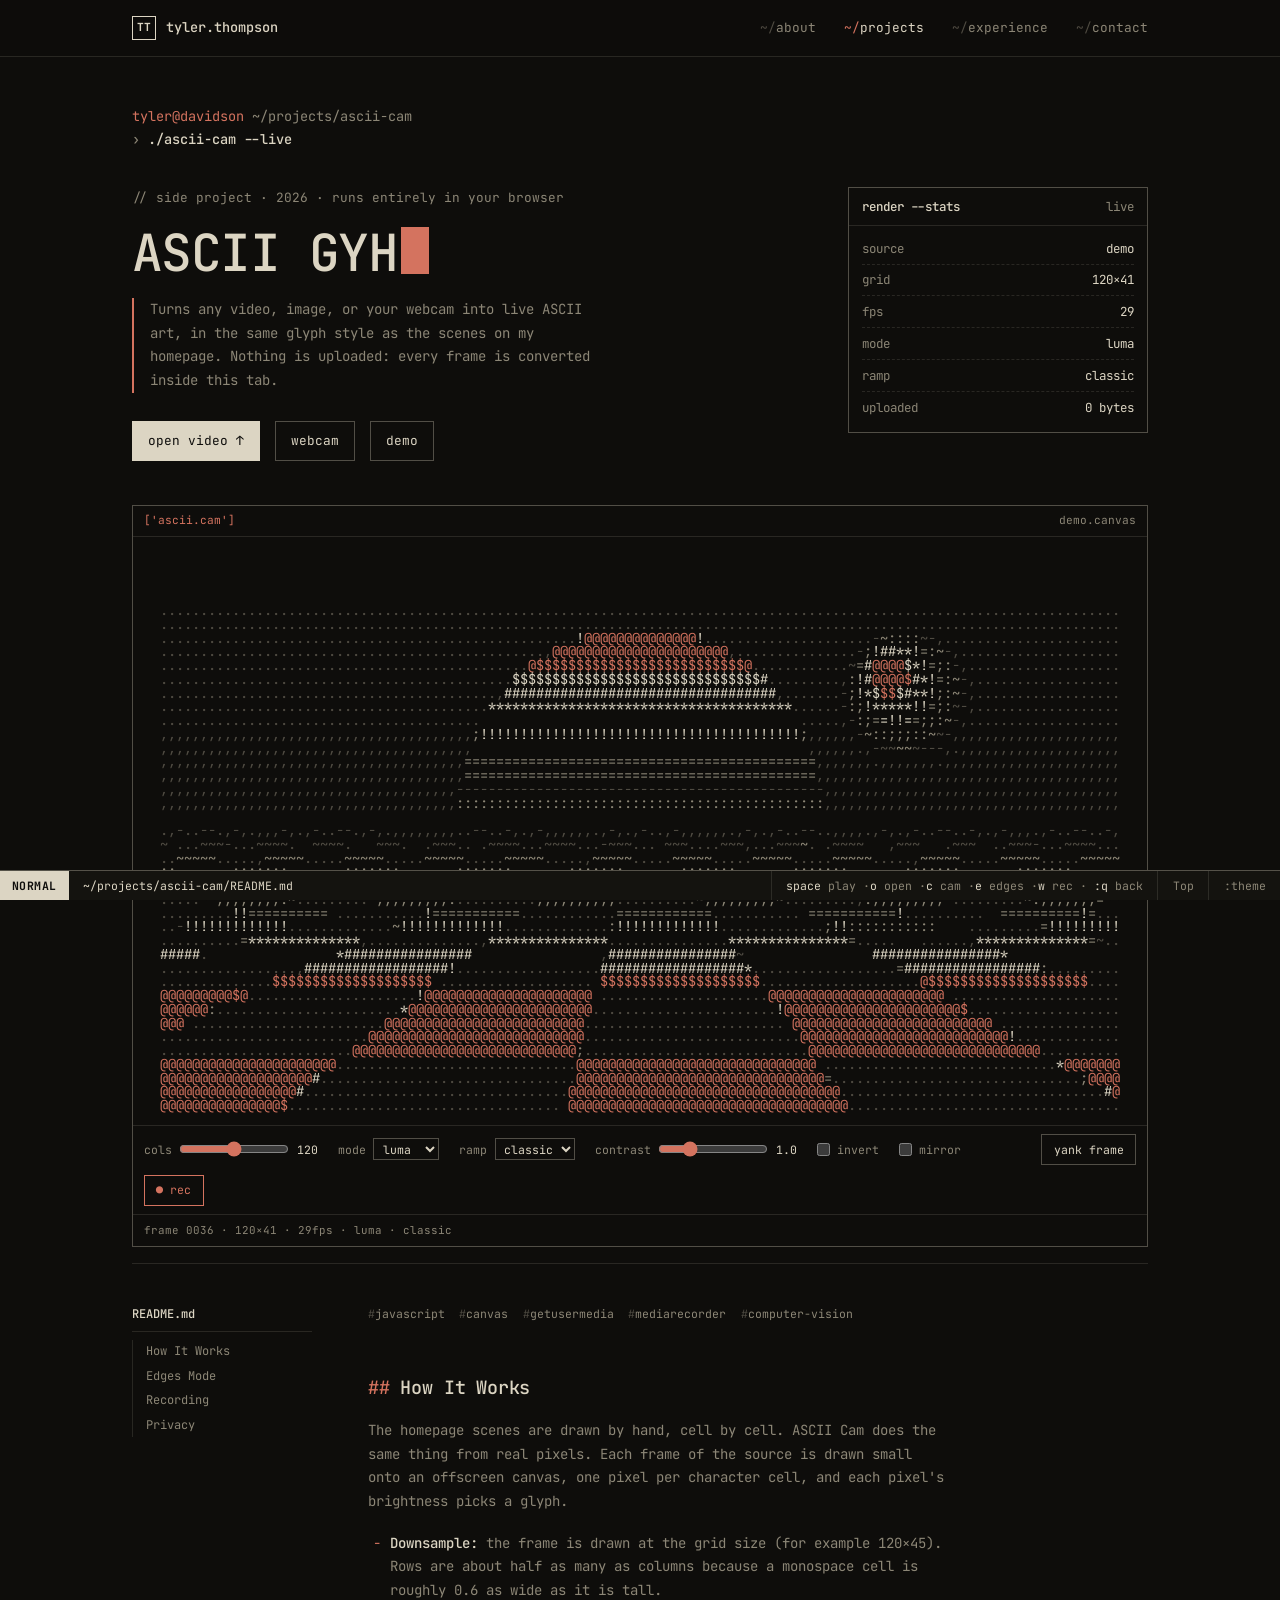
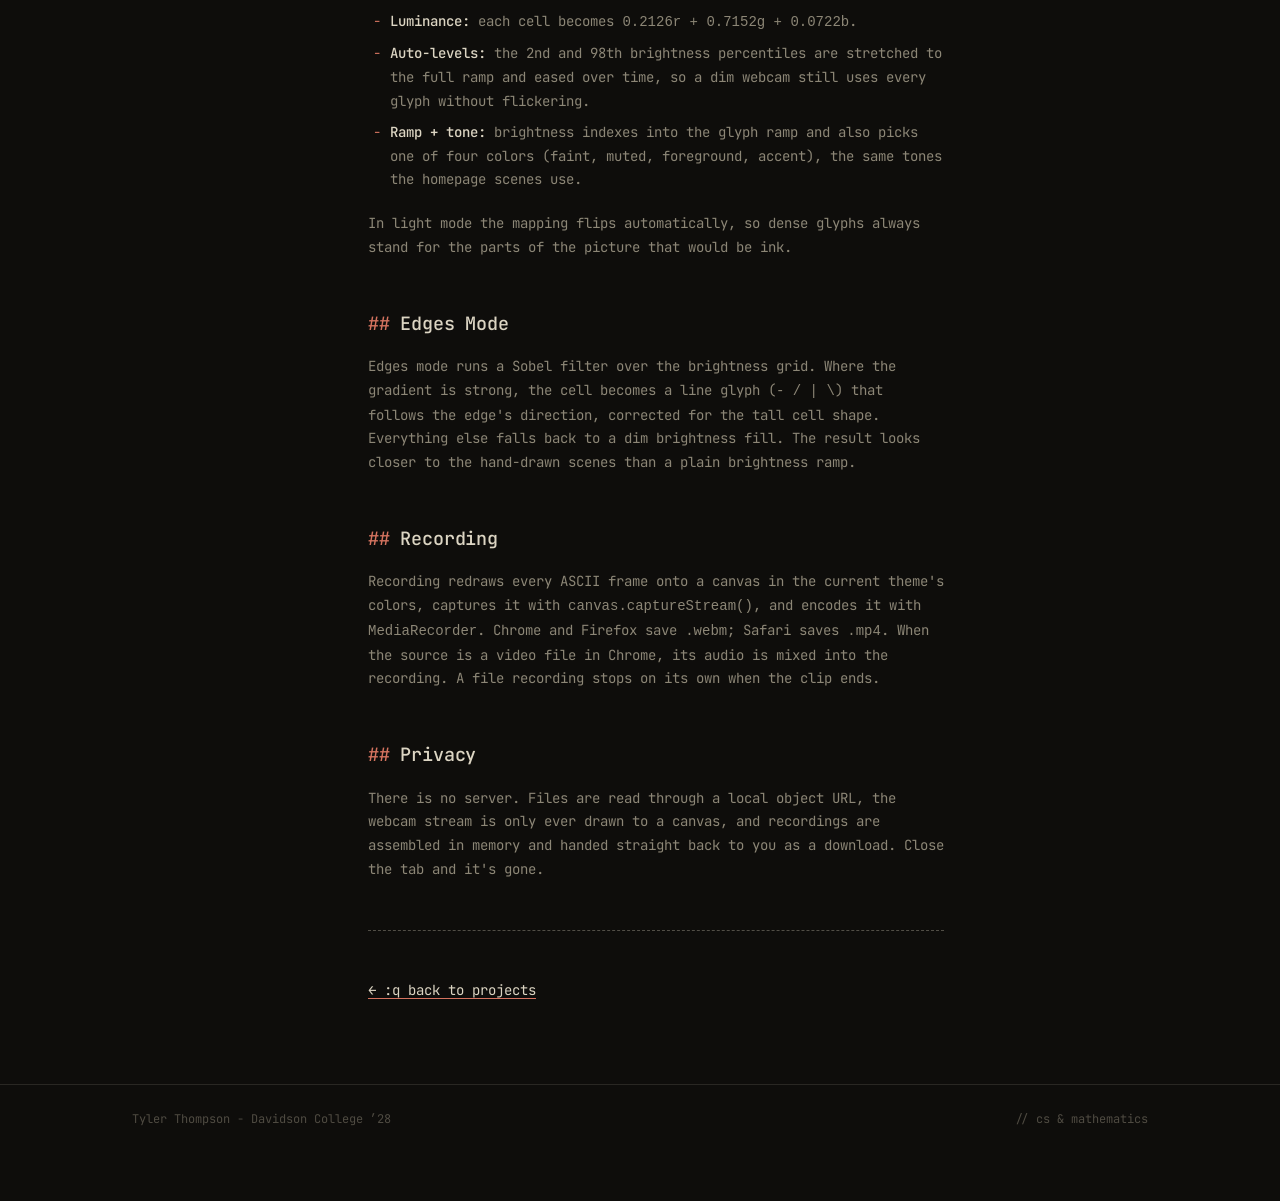
<file: ascii-cam.html>
<!DOCTYPE html>
<html lang="en">
<head>
<meta charset="UTF-8">
<meta name="viewport" content="width=device-width, initial-scale=1.0">
<title>ASCII Cam - Tyler Thompson</title>
<meta name="description" content="Turn any video, image, or your webcam into live ASCII art, right in the browser. Nothing is uploaded.">
<link rel="preconnect" href="https://fonts.googleapis.com">
<link rel="preconnect" href="https://fonts.gstatic.com" crossorigin>
<link href="https://fonts.googleapis.com/css2?family=JetBrains+Mono:ital,wght@0,300;0,400;0,500;0,700;1,400&display=swap" rel="stylesheet">
<script>
  document.documentElement.classList.add('js');
  try { const t = localStorage.getItem('theme'); if (t) document.documentElement.dataset.theme = t; } catch (e) {}
</script>
<link rel="stylesheet" href="site.css">
<style>
  /* CONVERTER */
  .cam { border: 1px solid var(--rule-strong); margin-bottom: 1rem; }
  .cam-bar {
    display: flex; justify-content: space-between; gap: 1rem;
    padding: 0.35rem 0.7rem; border-bottom: 1px solid var(--rule);
    font-size: 0.7rem; color: var(--muted);
  }
  .cam-bar #cam-tag { color: var(--accent); }
  .cam-bar #cam-name { overflow: hidden; text-overflow: ellipsis; white-space: nowrap; }
  .cam-stage { position: relative; padding: 0.75rem; display: grid; place-items: center; min-height: 240px; }
  .cam-stage pre {
    font-family: var(--mono); font-size: 8px; line-height: 8px; letter-spacing: 0;
    color: var(--faint); user-select: none; overflow: hidden;
    font-variant-ligatures: none;
  }
  .cam-stage pre b { font-weight: 400; color: var(--muted); }
  .cam-stage pre i { font-style: normal; color: var(--fg); }
  .cam-stage pre u { text-decoration: none; color: var(--accent); }
  .cam-drop {
    position: absolute; inset: 0.5rem; display: none; place-items: center;
    border: 1px dashed var(--accent); background: color-mix(in srgb, var(--bg) 82%, transparent);
    color: var(--accent); font-size: 0.85rem;
  }
  .cam-stage.drag .cam-drop { display: grid; }

  .cam-seek, .cam-controls {
    display: flex; align-items: center; gap: 0.6rem 1.25rem; flex-wrap: wrap;
    padding: 0.5rem 0.7rem; border-top: 1px solid var(--rule);
    font-size: 0.72rem; color: var(--muted);
  }
  .cam-seek[hidden] { display: none; }
  .cam-seek input { flex: 1; min-width: 120px; }
  .cam-seek #time { font-variant-numeric: tabular-nums; color: var(--fg); }
  .cam-controls label { display: inline-flex; align-items: center; gap: 0.45rem; cursor: pointer; }
  .cam-controls output { color: var(--fg); min-width: 3ch; font-variant-numeric: tabular-nums; }
  .cam-controls .grow { flex: 1; }
  .cam input[type="range"] { accent-color: var(--accent); width: 110px; }
  .cam input[type="checkbox"] { accent-color: var(--accent); }
  .cam select {
    font: inherit; color: var(--fg); background: var(--bg);
    border: 1px solid var(--rule-strong); padding: 0.1rem 0.3rem;
  }
  .cam .btn { font-size: 0.72rem; padding: 0.3rem 0.7rem; }
  .cam .btn.rec { border-color: var(--accent); color: var(--accent); }
  .cam .btn.rec:hover { background: var(--accent); color: var(--bg); }
  .cam .btn:disabled { opacity: 0.4; pointer-events: none; }
  .cam-read {
    padding: 0.4rem 0.7rem; border-top: 1px solid var(--rule);
    font-size: 0.68rem; color: var(--muted); white-space: pre; overflow: hidden; text-overflow: ellipsis;
  }
  .cam-read.msg { color: var(--accent); }
  #sources { position: fixed; left: 0; top: 0; width: 1px; height: 1px; opacity: 0; pointer-events: none; overflow: hidden; }
  .bar.rec-mode .mode { background: var(--accent); }

  @media (max-width: 820px) {
    .cam-controls .grow { display: none; }
  }
</style>
</head>
<body>

<nav>
  <div class="wrap">
    <a href="index.html" class="brand" aria-label="Tyler Thompson, home">
      <span class="brand-mark">TT</span><span class="brand-name">tyler.thompson</span>
    </a>
    <ul class="nav-links">
      <li><a href="index.html#about">about</a></li>
      <li><a href="index.html#projects" class="active">projects</a></li>
      <li><a href="index.html#experience">experience</a></li>
      <li><a href="index.html#contact">contact</a></li>
    </ul>
  </div>
</nav>

<main class="wrap">

<header class="wu-head">
  <div class="prompt"><span class="who">tyler@davidson</span> <span class="path">~/projects/ascii-cam</span><span class="cmd">./ascii-cam --live</span></div>
  <div class="out">
    <p class="wu-comment">// side project &middot; 2026 &middot; runs entirely in your browser</p>
    <h1 class="wu-title" aria-label="ASCII Cam"><span id="wu-title-text" aria-hidden="true">ASCII Cam</span><span class="cursor" id="wu-cursor" aria-hidden="true"></span></h1>
    <p class="wu-lede">Turns any video, image, or your webcam into live ASCII art, in the same glyph style as the scenes on my homepage. Nothing is uploaded: every frame is converted inside this tab.</p>
    <div class="hero-actions">
      <button type="button" class="btn primary" id="open-file">open video &uarr;</button>
      <button type="button" class="btn" id="use-cam">webcam</button>
      <button type="button" class="btn" id="use-demo">demo</button>
    </div>
    <input type="file" id="file" accept="video/*,image/*" hidden>
  </div>
  <aside class="readout out" aria-label="Render stats">
    <div class="readout-head"><span>render --stats</span><span id="st-live">live</span></div>
    <dl>
      <div class="row"><dt>source</dt><dd class="plain" id="st-src">demo</dd></div>
      <div class="row"><dt>grid</dt><dd id="st-grid">-</dd></div>
      <div class="row"><dt>fps</dt><dd id="st-fps">-</dd></div>
      <div class="row"><dt>mode</dt><dd class="plain" id="st-mode">luma</dd></div>
      <div class="row"><dt>ramp</dt><dd class="plain" id="st-ramp">classic</dd></div>
      <div class="row"><dt>uploaded</dt><dd class="plain">0 bytes</dd></div>
    </dl>
  </aside>
</header>

<figure class="cam" aria-label="ASCII converter">
  <div class="cam-bar"><span id="cam-tag">['ascii.cam']</span><span id="cam-name">demo.canvas</span></div>
  <div class="cam-stage" id="stage">
    <pre id="out" aria-hidden="true"></pre>
    <div class="cam-drop" aria-hidden="true">drop a video or image &darr;</div>
  </div>
  <div class="cam-seek" id="seek-row" hidden>
    <button type="button" class="btn" id="play">pause</button>
    <input type="range" id="seek" min="0" max="1000" value="0" aria-label="Seek">
    <span id="time">0:00 / 0:00</span>
  </div>
  <div class="cam-controls">
    <label>cols <input type="range" id="cols" min="40" max="200" step="4" value="120"><output id="cols-v">120</output></label>
    <label>mode <select id="mode"><option value="luma">luma</option><option value="edges">edges</option></select></label>
    <label>ramp <select id="ramp"><option value="classic">classic</option><option value="blocks">blocks</option><option value="binary">binary</option><option value="dense">dense</option></select></label>
    <label>contrast <input type="range" id="contrast" min="0.5" max="2.5" step="0.1" value="1"><output id="contrast-v">1.0</output></label>
    <label><input type="checkbox" id="invert"> invert</label>
    <label><input type="checkbox" id="mirror"> mirror</label>
    <span class="grow"></span>
    <button type="button" class="btn" id="yank">yank frame</button>
    <button type="button" class="btn rec" id="rec">&#9679; rec</button>
  </div>
  <div class="cam-read" id="cam-read" aria-live="polite"></div>
</figure>
<div id="sources" aria-hidden="true"></div>

<div class="wu-body">
  <aside class="outline" aria-label="Sections">
    <div class="outline-head">README.md</div>
    <ol id="outline"></ol>
  </aside>

  <article class="prose">
    <div class="tags"><span>javascript</span><span>canvas</span><span>getusermedia</span><span>mediarecorder</span><span>computer-vision</span></div>

    <h2>How It Works</h2>
    <p>The homepage scenes are drawn by hand, cell by cell. ASCII Cam does the same thing from real pixels. Each frame of the source is drawn small onto an offscreen canvas, one pixel per character cell, and each pixel's brightness picks a glyph.</p>
    <ul>
      <li><strong>Downsample:</strong> the frame is drawn at the grid size (for example 120&times;45). Rows are about half as many as columns because a monospace cell is roughly 0.6 as wide as it is tall.</li>
      <li><strong>Luminance:</strong> each cell becomes <code>0.2126r + 0.7152g + 0.0722b</code>.</li>
      <li><strong>Auto-levels:</strong> the 2nd and 98th brightness percentiles are stretched to the full ramp and eased over time, so a dim webcam still uses every glyph without flickering.</li>
      <li><strong>Ramp + tone:</strong> brightness indexes into the glyph ramp and also picks one of four colors (faint, muted, foreground, accent), the same tones the homepage scenes use.</li>
    </ul>
    <p>In light mode the mapping flips automatically, so dense glyphs always stand for the parts of the picture that would be ink.</p>

    <h2>Edges Mode</h2>
    <p>Edges mode runs a Sobel filter over the brightness grid. Where the gradient is strong, the cell becomes a line glyph (<code>- / | \</code>) that follows the edge's direction, corrected for the tall cell shape. Everything else falls back to a dim brightness fill. The result looks closer to the hand-drawn scenes than a plain brightness ramp.</p>

    <h2>Recording</h2>
    <p>Recording redraws every ASCII frame onto a canvas in the current theme's colors, captures it with <code>canvas.captureStream()</code>, and encodes it with <code>MediaRecorder</code>. Chrome and Firefox save <code>.webm</code>; Safari saves <code>.mp4</code>. When the source is a video file in Chrome, its audio is mixed into the recording. A file recording stops on its own when the clip ends.</p>

    <h2>Privacy</h2>
    <p>There is no server. Files are read through a local object URL, the webcam stream is only ever drawn to a canvas, and recordings are assembled in memory and handed straight back to you as a download. Close the tab and it's gone.</p>

    <hr>
    <p><a href="index.html#projects">&larr; :q back to projects</a></p>
  </article>
</div>

</main>

<footer>
  <div class="wrap">
    <span>Tyler Thompson - Davidson College &rsquo;28</span>
    <span>// cs &amp; mathematics</span>
  </div>
</footer>

<div class="bar" id="bar">
  <span class="mode" id="bar-mode">NORMAL</span>
  <span class="seg grow" id="bar-main"><span id="bar-path">~/projects/ascii-cam/README.md</span></span>
  <span class="seg right hint"><kbd>space</kbd>&nbsp;play &middot; <kbd>o</kbd>&nbsp;open &middot; <kbd>c</kbd>&nbsp;cam &middot; <kbd>e</kbd>&nbsp;edges &middot; <kbd>w</kbd>&nbsp;rec &middot;&nbsp;<kbd>:q</kbd>&nbsp;back</span>
  <span class="seg right pct" id="bar-pct">Top</span>
  <button type="button" id="theme-btn" aria-label="Toggle light and dark theme">:theme</button>
</div>

<script src="ascii.js"></script>
<script src="writeup.js"></script>
<script>
(() => {
  const $ = id => document.getElementById(id);
  const reduceMotion = window.matchMedia('(prefers-reduced-motion: reduce)').matches;
  const rand = s => s[Math.floor(Math.random() * s.length)];
  const GLYPHS = '░▒▓/\\<>+=*#%&@$0123456789ABCDEFGHIJKLMNOPQRSTUVWXYZ';
  const RAMP_NAMES = Object.keys(AsciiCam.RAMPS);
  const fmt = s => isFinite(s) ? `${Math.floor(s / 60)}:${String(Math.floor(s % 60)).padStart(2, '0')}` : '0:00';

  const pre = $('out'), stage = $('stage'), sources = $('sources');
  const readEl = $('cam-read'), bar = $('bar'), barMode = $('bar-mode');
  const sampler = AsciiCam.createSampler();
  const out = { ch: [], tone: new Uint8Array(0) };
  const S = { cols: window.innerWidth < 640 ? 72 : 120, mode: 'luma', ramp: 'classic', contrast: 1, invert: false, mirror: false };
  let ASPECT = 0.6;              // cell width / height (line-height = font-size)
  let src = null, rows = 0, dirty = true, dissolve = 0, frames = 0, rec = null;

  const light = () => document.documentElement.dataset.theme === 'light';
  const playing = () => !!src && (src.kind === 'file' ? !src.el.paused : src.kind !== 'image' && !src.frozen);

  /* ---------- MESSAGES + STATS ---------- */
  let msgUntil = 0, fpsN = 0, fpsT = 0, fps = 0;
  function say(text) {
    readEl.textContent = text;
    readEl.classList.add('msg');
    msgUntil = performance.now() + 3200;
  }
  function stats(now) {
    if (now < msgUntil) return;
    readEl.classList.remove('msg');
    if (!src) { readEl.textContent = ''; return; }
    const state = rec ? `REC ${fmt((now - rec.t0) / 1000)}` : playing() ? `${fps}fps` : 'paused';
    readEl.textContent = `frame ${String(frames).padStart(4, '0')} · ${S.cols}×${rows} · ${state} · ${S.mode} · ${S.ramp}`;
    $('st-grid').textContent = `${S.cols}×${rows}`;
    $('st-fps').textContent = playing() ? fps : '-';
    $('st-mode').textContent = S.mode;
    $('st-ramp').textContent = S.ramp;
    $('st-live').textContent = rec ? 'rec' : playing() ? 'live' : 'paused';
    if (rec) barMode.textContent = 'REC';
  }

  /* ---------- LAYOUT: rows follow the source's shape; font size fits the stage ---------- */
  function layout() {
    if (!src) return;
    const w = src.w(), h = src.h();
    if (!w || !h) return;
    rows = Math.max(8, Math.round(S.cols * ASPECT * h / w));
    const n = S.cols * rows;
    if (out.tone.length !== n) { out.ch = new Array(n).fill(' '); out.tone = new Uint8Array(n); }
    const maxH = Math.max(240, window.innerHeight * 0.68);
    const fs = Math.min((stage.clientWidth - 24) / (S.cols * ASPECT), maxH / rows);
    pre.style.fontSize = fs + 'px';
    pre.style.lineHeight = fs + 'px';
    pre.style.width = `${S.cols}ch`;
    pre.style.height = rows * fs + 'px';
    dirty = true;
  }

  /* ---------- SOURCES ---------- */
  function setSource(s) {
    if (rec) stopRec();
    if (src && src.stop) src.stop();
    src = s;
    sampler.reset();
    S.mirror = s.kind === 'cam';
    $('mirror').checked = S.mirror;
    $('cam-name').textContent = s.name;
    $('st-src').textContent = s.kind;
    $('seek-row').hidden = s.kind !== 'file';
    dissolve = reduceMotion ? 0 : 0.35;
    frames = 0;
    layout();
  }

  // procedural demo: a synthwave sun, a checker floor rushing at the camera, and a bouncing ball
  function makeDemo() {
    const W = 640, H = 360, HZ = 170;
    const c = document.createElement('canvas');
    c.width = W; c.height = H;
    const g = c.getContext('2d');
    let t = 0, last = performance.now();
    function draw() {
      g.fillStyle = '#000'; g.fillRect(0, 0, W, H);
      const sky = g.createLinearGradient(0, 0, 0, HZ);
      sky.addColorStop(0, '#000'); sky.addColorStop(1, '#2a2a2a');
      g.fillStyle = sky; g.fillRect(0, 0, W, HZ);
      // sun with scanline gaps
      const sun = g.createLinearGradient(0, HZ - 120, 0, HZ);
      sun.addColorStop(0, '#fff'); sun.addColorStop(1, '#555');
      g.save();
      g.beginPath(); g.arc(W / 2, HZ, 120, Math.PI, 0); g.clip();
      g.fillStyle = sun; g.fillRect(W / 2 - 120, HZ - 120, 240, 120);
      g.fillStyle = '#000';
      for (let k = 0; k < 6; k++) { const y = HZ - 10 - k * 15 - (t * 12) % 15; g.fillRect(W / 2 - 120, y, 240, 2 + (5 - k) * 0.8); }
      g.restore();
      // floor
      for (let y = HZ; y < H; y += 2) {
        const d = y - HZ + 1, z = 2400 / d;
        const row = Math.floor(z / 6 + t * 2.5) & 1;
        const tw = 2400 / z, ox = W / 2 - Math.sin(t * 0.7) * 8 * 400 / z;
        const fade = Math.min(1, d / 120);
        if (tw < 3) { g.fillStyle = `rgb(${60 * fade | 0},${60 * fade | 0},${60 * fade | 0})`; g.fillRect(0, y, W, 2); continue; }
        let k = Math.floor(-ox / tw) - 1;
        for (let x = ox + k * tw; x < W; x += tw, k++) {
          const v = (((k & 1) ^ row) ? 40 + 190 * fade : 14) | 0;
          g.fillStyle = `rgb(${v},${v},${v})`;
          g.fillRect(x, y, tw + 1, 2);
        }
      }
      // ball + shadow
      const bx = W / 2 + Math.sin(t * 1.1) * 190, hop = Math.abs(Math.sin(t * 2.4));
      const by = HZ + 70 - 46 - hop * 110, r = 46;
      g.fillStyle = `rgba(0,0,0,${0.75 - hop * 0.4})`;
      g.beginPath(); g.ellipse(bx, HZ + 72, r * (1.1 - hop * 0.3), 9, 0, 0, Math.PI * 2); g.fill();
      const ball = g.createRadialGradient(bx - r * 0.35, by - r * 0.4, r * 0.08, bx, by, r);
      ball.addColorStop(0, '#fff'); ball.addColorStop(0.4, '#aaa'); ball.addColorStop(1, '#151515');
      g.fillStyle = ball;
      g.beginPath(); g.arc(bx, by, r, 0, Math.PI * 2); g.fill();
    }
    draw();
    return {
      kind: 'demo', name: 'demo.canvas', el: c, w: () => W, h: () => H, frozen: false,
      update(now) {
        if (!this.frozen) t += Math.min(0.1, (now - last) / 1000);
        last = now;
        if (!this.frozen) draw();
      },
    };
  }

  function useFile(file) {
    if (!file) return;
    const url = URL.createObjectURL(file);
    if (file.type.startsWith('image/')) {
      const img = new Image();
      img.onload = () => setSource({ kind: 'image', name: file.name, el: img, w: () => img.naturalWidth, h: () => img.naturalHeight, stop: () => URL.revokeObjectURL(url) });
      img.onerror = () => { URL.revokeObjectURL(url); say(`can't read ${file.name}`); };
      img.src = url;
      return;
    }
    const v = document.createElement('video');
    v.playsInline = true; v.loop = true; v.preload = 'auto';
    sources.appendChild(v);
    v.addEventListener('loadedmetadata', () => {
      setSource({
        kind: 'file', name: file.name, el: v, w: () => v.videoWidth, h: () => v.videoHeight,
        stop() { v.pause(); v.removeAttribute('src'); v.load(); v.remove(); URL.revokeObjectURL(url); },
      });
      v.play().catch(() => { v.muted = true; v.play().catch(() => {}); say('audio autoplay blocked · press m to unmute'); });
    }, { once: true });
    v.addEventListener('error', () => { v.remove(); URL.revokeObjectURL(url); say(`this browser can't decode ${file.name}`); }, { once: true });
    v.addEventListener('seeked', () => { dirty = true; });
    v.addEventListener('ended', () => { if (rec) { stopRec(); say('clip ended · recording saved'); } });
    v.src = url;
  }

  async function useCam() {
    if (!navigator.mediaDevices || !navigator.mediaDevices.getUserMedia) { say('no camera access here (needs https)'); return; }
    say('asking for the camera…');
    try {
      const stream = await navigator.mediaDevices.getUserMedia({ video: { width: { ideal: 1280 }, height: { ideal: 720 } }, audio: false });
      const v = document.createElement('video');
      v.muted = true; v.playsInline = true; v.srcObject = stream;
      sources.appendChild(v);
      await v.play();
      setSource({
        kind: 'cam', name: stream.getVideoTracks()[0].label || 'webcam', el: v, frozen: false,
        w: () => v.videoWidth, h: () => v.videoHeight,
        stop() { stream.getTracks().forEach(t => t.stop()); v.srcObject = null; v.remove(); },
      });
      say('webcam live · frames stay in this tab');
    } catch (e) {
      say(e.name === 'NotAllowedError' ? 'camera permission denied' : `camera unavailable (${e.name})`);
    }
  }

  function togglePlay() {
    if (!src) return;
    if (src.kind === 'file') { if (src.el.paused) src.el.play(); else src.el.pause(); }
    else if (src.kind !== 'image') src.frozen = !src.frozen;
    dirty = true;
  }

  /* ---------- RECORDING ---------- */
  function startRec() {
    if (!src) return;
    if (!window.MediaRecorder || !HTMLCanvasElement.prototype.captureStream) { say('recording isn\'t supported in this browser'); return; }
    const type = ['video/webm;codecs=vp9,opus', 'video/webm;codecs=vp8,opus', 'video/webm', 'video/mp4'].find(t => MediaRecorder.isTypeSupported(t));
    if (!type) { say('no supported recording format'); return; }
    const px = Math.max(6, Math.min(20, Math.round(1280 / (S.cols * ASPECT))));
    const cell = { h: px, font: `${px}px "JetBrains Mono", ui-monospace, Menlo, monospace` };
    const c = document.createElement('canvas');
    const ctx = c.getContext('2d');
    ctx.font = cell.font;
    cell.w = ctx.measureText('M').width;
    c.width = Math.ceil(S.cols * cell.w / 2) * 2;
    c.height = Math.ceil(rows * cell.h / 2) * 2;
    const css = getComputedStyle(document.documentElement);
    const colors = ['--bg', '--faint', '--muted', '--fg', '--accent'].map(v => css.getPropertyValue(v).trim());
    AsciiCam.paint(ctx, out, S.cols, rows, cell, colors);

    const stream = c.captureStream(30);
    if (src.kind === 'file' && src.el.captureStream && !src.el.muted) {
      try { src.el.captureStream().getAudioTracks().forEach(t => stream.addTrack(t)); } catch (e) {}
    }
    const mr = new MediaRecorder(stream, { mimeType: type, videoBitsPerSecond: 6e6 });
    const chunks = [];
    const ext = type.includes('mp4') ? 'mp4' : 'webm';
    mr.ondataavailable = e => { if (e.data.size) chunks.push(e.data); };
    mr.onstop = () => {
      stream.getTracks().forEach(t => t.stop());
      const blob = new Blob(chunks, { type: mr.mimeType });
      const a = document.createElement('a');
      a.href = URL.createObjectURL(blob);
      a.download = `ascii-cam-${new Date().toISOString().slice(0, 19).replace(/[:T]/g, '-')}.${ext}`;
      a.click();
      setTimeout(() => URL.revokeObjectURL(a.href), 5000);
      say(`saved ${a.download} · ${(blob.size / 1e6).toFixed(1)} MB`);
    };
    mr.start(250);
    rec = { mr, ctx, cell, colors, t0: performance.now() };
    if (src.kind === 'file') { src.el.loop = false; if (src.el.paused) src.el.play(); }
    $('rec').innerHTML = '&#9632; stop';
    $('cols').disabled = true;
    bar.classList.add('rec-mode');
    barMode.textContent = 'REC';
  }
  function stopRec() {
    if (!rec) return;
    rec.mr.stop();
    rec = null;
    if (src && src.kind === 'file') src.el.loop = true;
    $('rec').innerHTML = '&#9679; rec';
    $('cols').disabled = false;
    bar.classList.remove('rec-mode');
    barMode.textContent = 'NORMAL';
  }
  const toggleRec = () => (rec ? stopRec() : startRec());

  async function yank() {
    let text = '';
    for (let r = 0; r < rows; r++) text += out.ch.slice(r * S.cols, (r + 1) * S.cols).join('').replace(/\s+$/, '') + '\n';
    try { await navigator.clipboard.writeText(text); say(`yanked ${S.cols}×${rows} frame to the clipboard`); }
    catch (e) { say('clipboard blocked by the browser'); }
  }

  /* ---------- RENDER LOOP ---------- */
  let lastT = 0;
  function tick(now) {
    requestAnimationFrame(tick);
    if (!src || document.hidden || now - lastT < 33) return;
    const dt = Math.min(0.1, (now - lastT) / 1000);
    lastT = now;
    if (src.update) src.update(now);
    if (src.kind === 'file' && !seeking) {
      const d = src.el.duration;
      $('seek').value = d ? src.el.currentTime / d * 1000 : 0;
      $('time').textContent = `${fmt(src.el.currentTime)} / ${fmt(d)}`;
      $('play').textContent = src.el.paused ? 'play' : 'pause';
    }
    if (now - fpsT > 500) { fps = Math.round(fpsN * 1000 / (now - fpsT)); fpsN = 0; fpsT = now; stats(now); }
    if (!playing() && !dirty && dissolve <= 0) return;
    const w = src.w(), h = src.h();
    if (!w || !h || (src.el.readyState !== undefined && src.el.readyState < 2)) return;
    if (!rows) layout();

    sampler.sample(src.el, w, h, S.cols, rows, out, {
      cellAspect: ASPECT, ramp: AsciiCam.RAMPS[S.ramp], mode: S.mode,
      contrast: S.contrast, invert: S.invert !== light(), mirror: S.mirror,
    });
    dirty = false;
    if (dissolve > 0) {
      dissolve = Math.max(0, dissolve - dt);
      for (let o = 0; o < out.ch.length; o++) {
        if ((out.ch[o] !== ' ' || Math.random() < 0.25) && Math.random() < dissolve * 2.5) { out.ch[o] = rand(GLYPHS); out.tone[o] = 0; }
      }
    }
    pre.innerHTML = AsciiCam.toHTML(out, S.cols, rows);
    if (rec) AsciiCam.paint(rec.ctx, out, S.cols, rows, rec.cell, rec.colors);
    frames++; fpsN++;
  }

  /* ---------- CONTROLS ---------- */
  const set = (key, v) => { S[key] = v; dirty = true; };
  function setCols(v) {
    if (rec) return;
    S.cols = Math.max(40, Math.min(200, v));
    $('cols').value = S.cols;
    $('cols-v').textContent = S.cols;
    layout();
  }
  function setContrast(v) {
    set('contrast', Math.round(Math.max(0.5, Math.min(2.5, v)) * 10) / 10);
    $('contrast').value = S.contrast;
    $('contrast-v').textContent = S.contrast.toFixed(1);
  }
  const setMode = v => { set('mode', v); $('mode').value = v; };
  const setRamp = v => { set('ramp', v); $('ramp').value = v; };

  $('file').addEventListener('change', e => { useFile(e.target.files[0]); e.target.value = ''; });
  $('open-file').addEventListener('click', () => $('file').click());
  $('use-cam').addEventListener('click', useCam);
  $('use-demo').addEventListener('click', () => setSource(makeDemo()));
  $('play').addEventListener('click', togglePlay);
  $('rec').addEventListener('click', toggleRec);
  $('yank').addEventListener('click', yank);
  $('cols').addEventListener('input', e => setCols(+e.target.value));
  $('contrast').addEventListener('input', e => setContrast(+e.target.value));
  $('mode').addEventListener('change', e => setMode(e.target.value));
  $('ramp').addEventListener('change', e => setRamp(e.target.value));
  $('invert').addEventListener('change', e => set('invert', e.target.checked));
  $('mirror').addEventListener('change', e => set('mirror', e.target.checked));

  let seeking = false;
  $('seek').addEventListener('input', e => {
    seeking = true;
    if (src && src.kind === 'file' && src.el.duration) src.el.currentTime = e.target.value / 1000 * src.el.duration;
  });
  $('seek').addEventListener('change', () => { seeking = false; });

  // drag and drop anywhere on the page
  let dragDepth = 0;
  window.addEventListener('dragenter', e => { e.preventDefault(); dragDepth++; stage.classList.add('drag'); });
  window.addEventListener('dragleave', () => { if (--dragDepth <= 0) { dragDepth = 0; stage.classList.remove('drag'); } });
  window.addEventListener('dragover', e => e.preventDefault());
  window.addEventListener('drop', e => {
    e.preventDefault();
    dragDepth = 0;
    stage.classList.remove('drag');
    const f = e.dataTransfer.files[0];
    if (f && /^(video|image)\//.test(f.type)) useFile(f);
    else if (f) say(`${f.name} isn't a video or image`);
  });

  document.addEventListener('keydown', e => {
    if (e.metaKey || e.ctrlKey || e.altKey) return;
    const tag = document.activeElement.tagName;
    if (/^(INPUT|TEXTAREA|SELECT)$/.test(tag)) return;
    if (e.key === ' ' && tag === 'BUTTON') return;
    const step = k => { const i = RAMP_NAMES.indexOf(S.ramp); return RAMP_NAMES[(i + k + RAMP_NAMES.length) % RAMP_NAMES.length]; };
    switch (e.key) {
      case ' ': e.preventDefault(); togglePlay(); break;
      case 'o': $('file').click(); break;
      case 'c': useCam(); break;
      case 'd': setSource(makeDemo()); break;
      case 'e': setMode(S.mode === 'luma' ? 'edges' : 'luma'); break;
      case 'r': setRamp(step(1)); break;
      case 'i': $('invert').checked = !S.invert; set('invert', !S.invert); break;
      case 'f': $('mirror').checked = !S.mirror; set('mirror', !S.mirror); break;
      case 'm': if (src && src.kind === 'file') { src.el.muted = !src.el.muted; say(src.el.muted ? 'muted' : 'sound on'); } break;
      case 'w': toggleRec(); break;
      case 'y': yank(); break;
      case '-': setCols(S.cols - 8); break;
      case '=': case '+': setCols(S.cols + 8); break;
      case ',': setContrast(S.contrast - 0.1); break;
      case '.': setContrast(S.contrast + 0.1); break;
      case 'ArrowLeft': case 'ArrowRight':
        if (src && src.kind === 'file') { e.preventDefault(); src.el.currentTime += e.key === 'ArrowLeft' ? -5 : 5; }
        break;
    }
  });

  // theme flips which end of the ramp counts as "ink"
  new MutationObserver(() => { dirty = true; }).observe(document.documentElement, { attributes: true, attributeFilter: ['data-theme'] });
  window.addEventListener('resize', layout);

  /* ---------- BOOT ---------- */
  setCols(S.cols);
  function measure() {
    const s = document.createElement('span');
    s.style.cssText = 'position:absolute;visibility:hidden;white-space:pre;font-family:var(--mono);font-size:100px';
    s.textContent = 'M'.repeat(50);
    document.body.appendChild(s);
    ASPECT = s.getBoundingClientRect().width / 5000 || 0.6;
    s.remove();
    layout();
  }
  setSource(makeDemo());
  measure();
  if (document.fonts) document.fonts.ready.then(measure);
  requestAnimationFrame(tick);
})();
</script>
</body>
</html>
</file>
<file: site.css>
/* Shared foundation for every page: tokens, base, nav, buttons, prompt, panels, status bar. */
*, *::before, *::after { box-sizing: border-box; margin: 0; padding: 0; }

:root {
  --bg: #0e0d0b;
  --panel: #14130f;
  --fg: #dcd5c3;
  --muted: #8c8676;
  --faint: #4f4b42;
  --rule: rgba(220,213,195,0.13);
  --rule-strong: rgba(220,213,195,0.32);
  --accent: #d4735f;
  --kw: #c9a66b;
  --str: #a3b07c;
  --sel: rgba(212,115,95,0.16);
  --mono: 'JetBrains Mono', ui-monospace, SFMono-Regular, Menlo, monospace;
  color-scheme: dark;
}
:root[data-theme="light"] {
  --bg: #f2eee4;
  --panel: #ebe6da;
  --fg: #1d1b16;
  --muted: #6b665a;
  --faint: #aaa494;
  --rule: rgba(29,27,22,0.12);
  --rule-strong: rgba(29,27,22,0.35);
  --accent: #b04a39;
  --kw: #8a6420;
  --str: #5c6e2e;
  --sel: rgba(176,74,57,0.12);
  color-scheme: light;
}

html { scroll-behavior: smooth; scroll-padding-top: 72px; }

body {
  background: var(--bg);
  color: var(--fg);
  font-family: var(--mono);
  font-size: 14px;
  font-weight: 400;
  line-height: 1.7;
  -webkit-font-smoothing: antialiased;
  padding-bottom: 44px; /* room for status bar */
  transition: background 0.25s, color 0.25s;
}
::selection { background: var(--accent); color: var(--bg); }

a { color: inherit; }
.wrap { max-width: 1080px; margin: 0 auto; padding: 0 2rem; }

@keyframes blink { 50% { opacity: 0; } }
.caret { display: inline-block; width: 0.6em; background: var(--fg); animation: blink 1.1s steps(1) infinite; }
.caret.solid { animation: none; }

/* NAV */
nav {
  position: sticky; top: 0; z-index: 50;
  background: color-mix(in srgb, var(--bg) 88%, transparent);
  backdrop-filter: blur(10px);
  border-bottom: 1px solid var(--rule);
}
nav .wrap {
  display: flex; align-items: center; justify-content: space-between;
  height: 56px;
}
.brand {
  display: flex; align-items: center; gap: 0.6rem;
  text-decoration: none; font-weight: 500; font-size: 0.85rem;
}
.brand-mark {
  display: grid; place-items: center;
  width: 24px; height: 24px;
  border: 1px solid var(--fg);
  font-size: 0.7rem; font-weight: 700; letter-spacing: -0.04em;
}
.nav-links { display: flex; gap: 1.75rem; list-style: none; font-size: 0.8rem; }
.nav-links a { text-decoration: none; color: var(--muted); transition: color 0.15s; }
.nav-links a::before { content: '~/'; color: var(--faint); }
.nav-links a:hover, .nav-links a.active { color: var(--fg); }
.nav-links a.active::before { color: var(--accent); }

.hero-actions { display: flex; gap: 0.9rem; flex-wrap: wrap; }
.btn {
  display: inline-flex; align-items: center; gap: 0.5rem;
  font: inherit; font-size: 0.8rem;
  padding: 0.5rem 0.95rem;
  text-decoration: none;
  border: 1px solid var(--rule-strong);
  color: var(--fg); background: transparent;
  cursor: pointer;
  transition: background 0.15s, color 0.15s, border-color 0.15s;
}
.btn:hover { border-color: var(--fg); background: var(--fg); color: var(--bg); }
.btn.primary { background: var(--fg); color: var(--bg); border-color: var(--fg); }
.btn.primary:hover { background: var(--accent); border-color: var(--accent); }

/* PROMPT */
.prompt { margin-bottom: 2.25rem; font-size: 0.85rem; }
.prompt .who { color: var(--accent); }
.prompt .path { color: var(--muted); }
.prompt .cmd { display: block; color: var(--fg); font-weight: 500; min-height: 1.7em; }
.prompt .cmd::before { content: '› '; color: var(--muted); }

/* output appears after the command "runs" */
.js .out { opacity: 0; transform: translateY(10px); transition: opacity 0.5s ease, transform 0.5s ease; }
.js .ran .out { opacity: 1; transform: none; }
.js .stagger > * { opacity: 0; transform: translateY(10px); transition: opacity 0.45s ease, transform 0.45s ease; }
.js .ran .stagger > * { opacity: 1; transform: none; }
.js .ran .stagger > *:nth-child(2) { transition-delay: 0.08s; }
.js .ran .stagger > *:nth-child(3) { transition-delay: 0.16s; }
.js .ran .stagger > *:nth-child(4) { transition-delay: 0.24s; }
.js .ran .stagger > *:nth-child(5) { transition-delay: 0.32s; }

/* PANELS */
.readout { border: 1px solid var(--rule-strong); font-size: 0.78rem; }
.readout-head {
  display: flex; justify-content: space-between;
  padding: 0.5rem 0.8rem; border-bottom: 1px solid var(--rule);
  color: var(--fg); font-weight: 500;
}
.readout-head span:last-child { color: var(--muted); font-weight: 400; }
.readout dl { padding: 0.4rem 0.8rem 0.6rem; }
.readout .row {
  display: flex; justify-content: space-between; gap: 1rem;
  padding: 0.3rem 0; border-bottom: 1px dashed var(--rule);
}
.readout .row:last-child { border-bottom: 0; }
.readout dt { color: var(--muted); }
.readout dd { color: var(--accent); text-align: right; font-variant-numeric: tabular-nums; }
.readout dd.plain { color: var(--fg); }

.tags { display: flex; flex-wrap: wrap; gap: 0.35rem 0.9rem; font-size: 0.72rem; color: var(--muted); }
.tags span::before { content: '#'; color: var(--faint); }

/* TIMELINE */
.log { list-style: none; border-left: 1px solid var(--rule-strong); margin-left: 0.3rem; }
.log li { position: relative; padding: 0 0 2.5rem 2rem; }
.log li:last-child { padding-bottom: 0.25rem; }
.log li::before {
  content: ''; position: absolute; left: -5px; top: 0.55em;
  width: 9px; height: 9px; background: var(--bg); border: 1px solid var(--fg);
}
.log li:first-child::before { background: var(--accent); border-color: var(--accent); }
.log .date { font-size: 0.75rem; color: var(--accent); margin-bottom: 0.2rem; }
.log h4 { font-size: 0.95rem; font-weight: 500; }
.log .role { font-size: 0.78rem; color: var(--muted); margin-bottom: 0.6rem; }
.log p { color: var(--muted); font-size: 0.82rem; max-width: 72ch; }
.log p a { color: var(--fg); text-decoration-color: var(--accent); text-underline-offset: 3px; }
.log p a:hover { color: var(--accent); }

footer { border-top: 1px solid var(--rule); padding: 1.5rem 0 2rem; font-size: 0.75rem; color: var(--faint); }
footer .wrap { display: flex; justify-content: space-between; gap: 1rem; flex-wrap: wrap; }

/* BOTTOM STATUS BAR */
.mode {
  background: var(--fg); color: var(--bg);
  padding: 0.15rem 0.6rem; font-weight: 700; letter-spacing: 0.04em;
}
.bar {
  position: fixed; left: 0; right: 0; bottom: 0; z-index: 60;
  display: flex; align-items: stretch;
  height: 30px; font-size: 0.72rem;
  background: var(--panel);
  border-top: 1px solid var(--rule-strong);
  color: var(--muted);
}
.bar .mode { display: flex; align-items: center; padding: 0 0.75rem; transition: background 0.15s; }
.bar.cmd-mode .mode { background: var(--accent); }
.bar .seg { display: flex; align-items: center; padding: 0 0.9rem; border-right: 1px solid var(--rule); white-space: nowrap; }
.bar .seg.grow { flex: 1; border-right: 0; min-width: 0; }
.bar .seg.right { border-right: 0; border-left: 1px solid var(--rule); }
.bar #bar-path { color: var(--fg); min-width: 0; overflow: hidden; text-overflow: ellipsis; white-space: nowrap; }
.bar #showcmd { color: var(--accent); min-width: 7ch; justify-content: flex-end; }
.bar input {
  flex: 1; min-width: 0; font: inherit; color: var(--fg);
  background: transparent; border: 0; outline: 0;
}
.bar button {
  font: inherit; color: var(--muted); background: none; border: 0; cursor: pointer;
  padding: 0 0.9rem; border-left: 1px solid var(--rule);
}
.bar button:hover { color: var(--fg); }
.bar .hint kbd { font: inherit; color: var(--fg); }
.bar .msg { color: var(--fg); }

@media (prefers-reduced-motion: reduce) {
  html { scroll-behavior: auto; }
  .js .out, .js .stagger > * { opacity: 1; transform: none; transition: none; }
  .caret { animation: none; }
}

@media (max-width: 820px) {
  .wrap { padding: 0 1rem; }
  .nav-links { gap: 1rem; font-size: 0.72rem; }
  .nav-links a::before { content: ''; }
  .bar .hint, .bar .pct, .bar #showcmd { display: none; }
}
@media (max-width: 480px) {
  .brand-name { display: none; }
}

/* WRITE-UPS (project pages) */
.wu-head {
  display: grid; grid-template-columns: minmax(0, 1fr) 300px;
  gap: 1.75rem 3rem; align-items: start;
  padding: 3rem 0 2.75rem;
}
.wu-head .prompt { grid-column: 1 / -1; margin-bottom: 0.5rem; }
.wu-comment { color: var(--muted); font-size: 0.8rem; margin-bottom: 1rem; }
.wu-title {
  font-size: clamp(1.9rem, 5vw, 3.2rem); font-weight: 500;
  line-height: 1.08; letter-spacing: -0.03em; margin-bottom: 1.1rem;
}
.wu-title .cursor {
  display: inline-block; width: 0.55em; height: 0.9em;
  background: var(--accent); vertical-align: -0.05em; margin-left: 0.08em;
}
.wu-title .cursor.gone { display: none; }
.wu-lede { color: var(--muted); border-left: 2px solid var(--accent); padding-left: 1rem; max-width: 60ch; margin-bottom: 1.75rem; }
.wu-head .readout dd { color: var(--fg); }

.wu-body {
  display: grid; grid-template-columns: 180px minmax(0, 72ch);
  gap: 3.5rem; padding: 2.5rem 0 4rem;
  border-top: 1px solid var(--rule);
}
.outline {
  position: sticky; top: 80px; align-self: start;
  max-height: calc(100vh - 130px); overflow-y: auto;
  font-size: 0.75rem;
}
.outline-head { font-weight: 500; padding-bottom: 0.4rem; margin-bottom: 0.5rem; border-bottom: 1px solid var(--rule); }
.outline ol { list-style: none; }
.outline a {
  display: block; padding: 0.22rem 0 0.22rem 0.8rem; line-height: 1.45;
  color: var(--muted); text-decoration: none;
  border-left: 1px solid var(--rule);
  transition: color 0.15s, border-color 0.15s;
}
.outline a:hover { color: var(--fg); }
.outline a.active { color: var(--fg); border-left-color: var(--accent); }

.prose > .tags { margin-bottom: 2.5rem; }
.prose h2 { font-size: 1.15rem; font-weight: 500; letter-spacing: -0.01em; margin: 3rem 0 1rem; scroll-margin-top: 80px; }
.prose h2::before { content: '## '; color: var(--accent); }
.prose h3 { font-size: 0.95rem; font-weight: 500; margin: 2.25rem 0 0.75rem; }
.prose h3::before { content: '### '; color: var(--faint); }
.prose h4 { font-size: 0.8rem; font-weight: 500; color: var(--accent); margin: 1.75rem 0 0.5rem; }
.prose h4::before { content: '// '; color: var(--faint); }
.prose p { color: var(--muted); margin-bottom: 1.1rem; }
.prose strong { color: var(--fg); font-weight: 500; }
.prose a { color: var(--fg); text-decoration-color: var(--accent); text-underline-offset: 3px; }
.prose a:hover { color: var(--accent); }
.prose ul { list-style: none; margin: 0 0 1.25rem; }
.prose ul li { position: relative; padding-left: 1.4rem; margin-bottom: 0.45rem; color: var(--muted); }
.prose ul li::before { content: '-'; position: absolute; left: 0.3rem; color: var(--accent); }
.prose hr { border: 0; border-top: 1px dashed var(--rule-strong); margin: 3rem 0; }
.prose .log { margin: 1.5rem 0 2rem 0.3rem; }
.prose .log h4 { color: var(--fg); margin: 0 0 0.3rem; font-size: 0.9rem; }
.prose .log h4::before { content: none; }
.prose .log p { margin: 0; }

.shot { margin: 1.5rem 0; border: 1px solid var(--rule-strong); background: var(--panel); }
.shot.narrow { max-width: 422px; margin-left: auto; margin-right: auto; }
.shot-bar {
  display: flex; justify-content: space-between; gap: 1rem;
  padding: 0.35rem 0.7rem; border-bottom: 1px solid var(--rule);
  font-size: 0.7rem; color: var(--muted);
}
.shot-bar span:first-child { color: var(--accent); }
.shot-bar span:last-child { overflow: hidden; text-overflow: ellipsis; white-space: nowrap; }
.shot img { display: block; width: 100%; height: auto; }
:root:not([data-theme="light"]) .shot img { filter: brightness(0.88); }
.shot figcaption { padding: 0.45rem 0.7rem; border-top: 1px solid var(--rule); font-size: 0.72rem; color: var(--faint); }
.shot figcaption a { color: var(--muted); }
.shot.video { position: relative; aspect-ratio: 16 / 9; }
.shot.video iframe { position: absolute; inset: 0; width: 100%; height: 100%; border: 0; }

@media (max-width: 1000px) {
  .wu-head { grid-template-columns: minmax(0, 1fr); }
  .wu-body { grid-template-columns: minmax(0, 1fr); }
  .outline { display: none; }
}

/* RETRO TRANSITION (retro.js) */
.retro-overlay { position: fixed; inset: 0; z-index: 1000; pointer-events: all; }
.retro-overlay canvas { width: 100%; height: 100%; image-rendering: pixelated; display: block; }
.retro-overlay::after {
  content: ''; position: absolute; inset: 0; pointer-events: none;
  background:
    repeating-linear-gradient(to bottom, rgba(0,0,0,0.16) 0 1px, transparent 1px 3px),
    radial-gradient(ellipse at center, transparent 60%, rgba(0,0,0,0.35));
}
</file>
